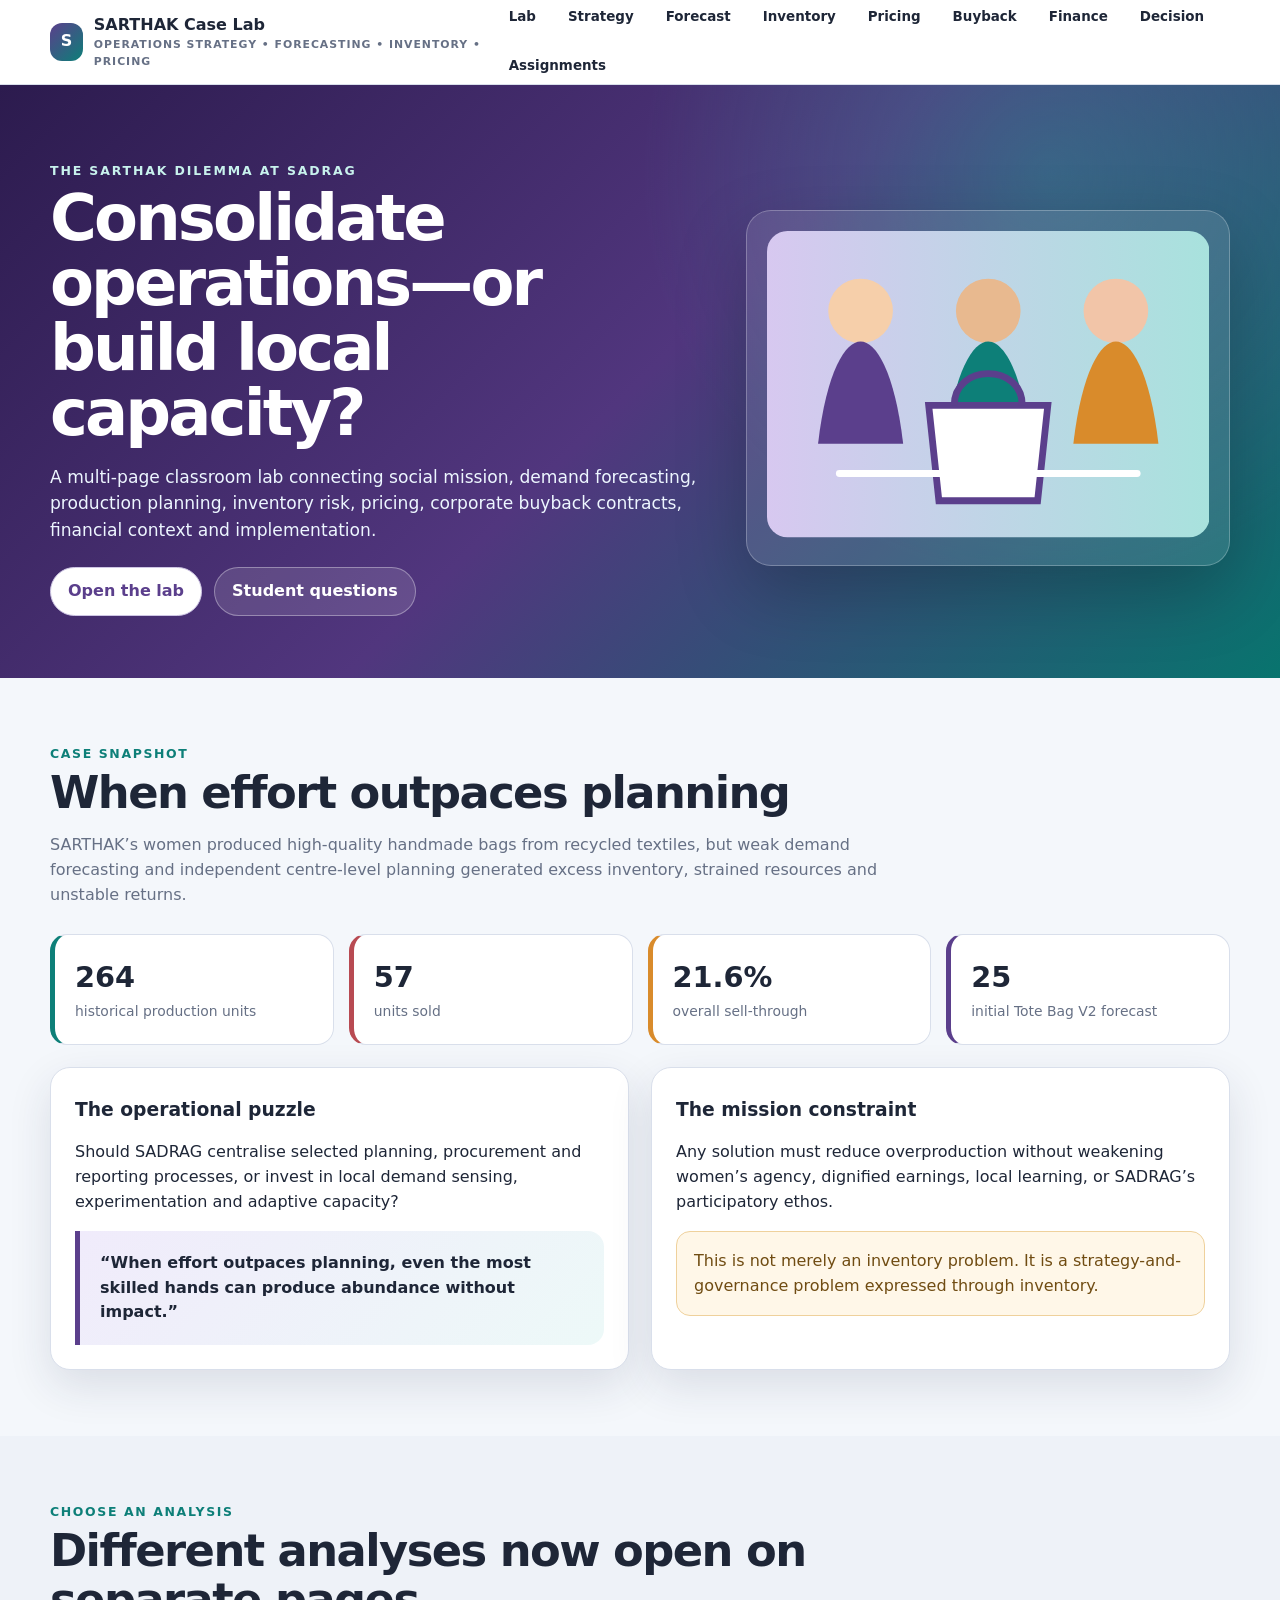
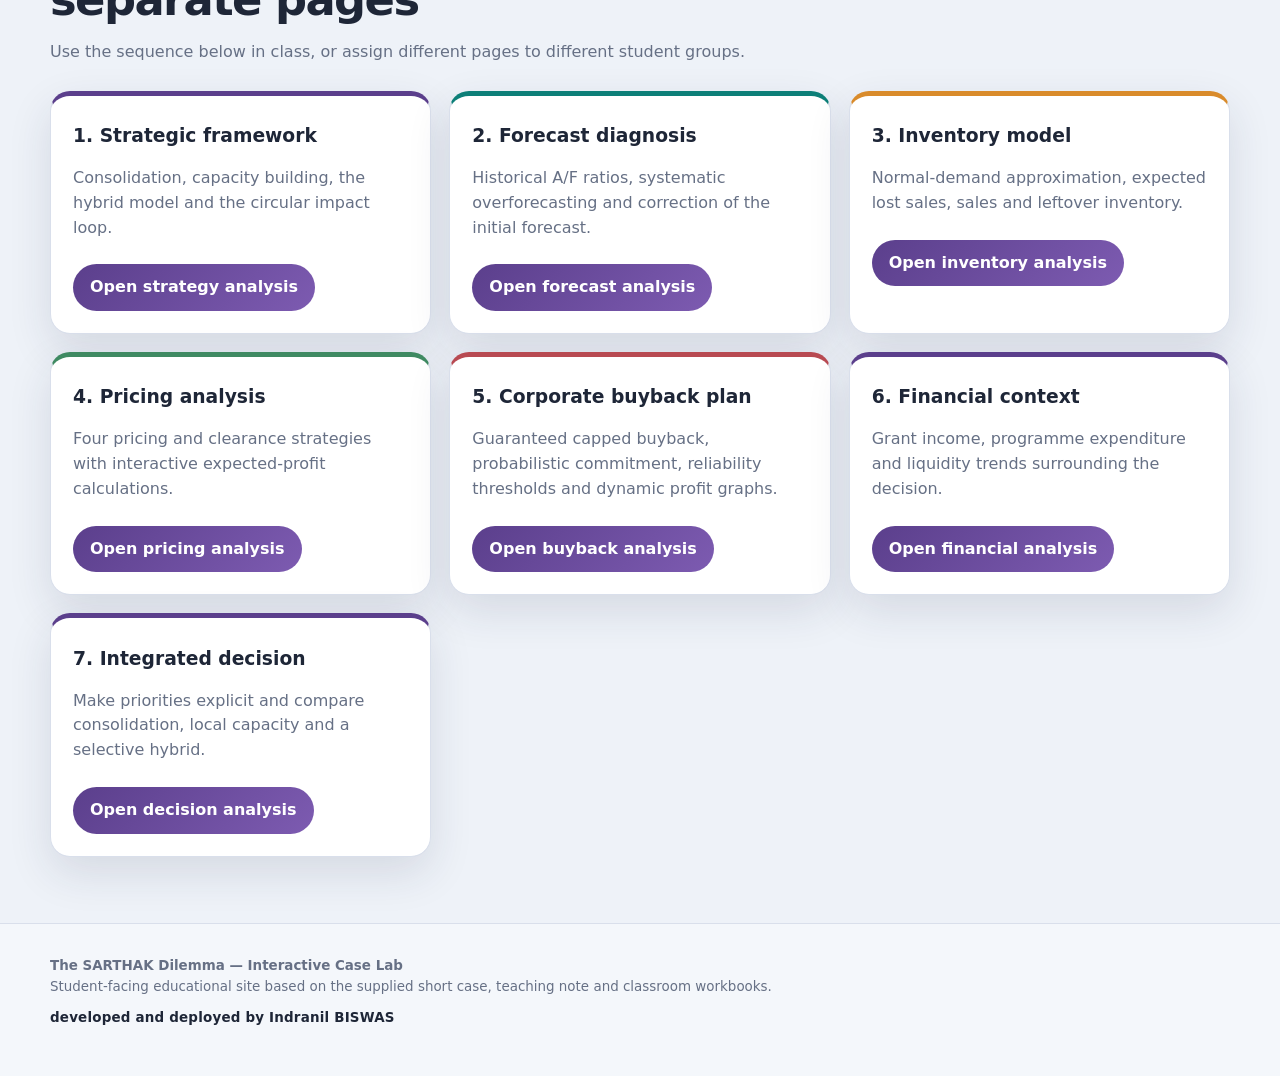
<file: index.html>
<!doctype html><html lang="en"><head><meta charset="utf-8"><meta name="viewport" content="width=device-width,initial-scale=1"><meta name="description" content="Interactive SARTHAK teaching case lab"><title>The SARTHAK Dilemma | Interactive Case Lab</title><link rel="stylesheet" href="assets/styles.css"></head><body><header class="top"><div class="container nav"><a class="brand" href="index.html"><span class="mark">S</span><span>SARTHAK Case Lab<small>Operations strategy • Forecasting • Inventory • Pricing</small></span></a><nav class="links"><a href="index.html#lab">Lab</a><a href="strategy.html">Strategy</a><a href="forecast.html">Forecast</a><a href="inventory.html">Inventory</a><a href="pricing.html">Pricing</a><a href="buyback.html">Buyback</a><a href="finance.html">Finance</a><a href="decision.html">Decision</a><a href="assignments.html">Assignments</a></nav></div></header><div class="hero"><div class="container hero-grid"><div><div class="eyebrow">The SARTHAK dilemma at SADRAG</div><h1>Consolidate operations—or build local capacity?</h1><p>A multi-page classroom lab connecting social mission, demand forecasting, production planning, inventory risk, pricing, corporate buyback contracts, financial context and implementation.</p><div class="actions"><a class="btn alt" href="#lab">Open the lab</a><a class="btn ghost" href="assignments.html">Student questions</a></div></div><div class="hero-art"><svg viewBox="0 0 520 360" role="img" aria-label="Illustration of bags, planning and women's livelihoods"><defs><linearGradient id="g" x1="0" x2="1"><stop stop-color="#d7c8f0"/><stop offset="1" stop-color="#a8e2dd"/></linearGradient></defs><rect width="520" height="360" rx="24" fill="url(#g)"/><circle cx="110" cy="94" r="38" fill="#f6cfaa"/><path d="M60 250c10-85 32-120 50-120s40 35 50 120" fill="#5b3f8c"/><circle cx="260" cy="94" r="38" fill="#e8b98f"/><path d="M210 250c10-85 32-120 50-120s40 35 50 120" fill="#0d7f78"/><circle cx="410" cy="94" r="38" fill="#f2c5a8"/><path d="M360 250c10-85 32-120 50-120s40 35 50 120" fill="#d98b2b"/><path d="M190 205h140l-12 112H202z" fill="#fff" stroke="#5b3f8c" stroke-width="8"/><path d="M220 205c0-50 80-50 80 0" fill="none" stroke="#5b3f8c" stroke-width="8"/><path d="M85 285h350" stroke="#fff" stroke-width="8" stroke-linecap="round"/></svg></div></div></div><main><section><div class="container"><div class="head"><div class="kicker">Case snapshot</div><h2>When effort outpaces planning</h2><p class="lead">SARTHAK’s women produced high-quality handmade bags from recycled textiles, but weak demand forecasting and independent centre-level planning generated excess inventory, strained resources and unstable returns.</p></div><div class="grid4"><div class="metric"><b>264</b><span>historical production units</span></div><div class="metric"><b>57</b><span>units sold</span></div><div class="metric"><b>21.6%</b><span>overall sell-through</span></div><div class="metric"><b>25</b><span>initial Tote Bag V2 forecast</span></div></div><div class="grid2" style="margin-top:22px"><div class="card pad"><h3>The operational puzzle</h3><p>Should SADRAG centralise selected planning, procurement and reporting processes, or invest in local demand sensing, experimentation and adaptive capacity?</p><div class="quote">“When effort outpaces planning, even the most skilled hands can produce abundance without impact.”</div></div><div class="card pad"><h3>The mission constraint</h3><p>Any solution must reduce overproduction without weakening women’s agency, dignified earnings, local learning, or SADRAG’s participatory ethos.</p><div class="callout warn">This is not merely an inventory problem. It is a strategy-and-governance problem expressed through inventory.</div></div></div></div></section><section id="lab" style="background:#eef2f8"><div class="container"><div class="head"><div class="kicker">Choose an analysis</div><h2>Different analyses now open on separate pages</h2><p class="lead">Use the sequence below in class, or assign different pages to different student groups.</p></div><div class="grid3"><article class="card page-card"><h3>1. Strategic framework</h3><p>Consolidation, capacity building, the hybrid model and the circular impact loop.</p><a class="btn" href="strategy.html">Open strategy analysis</a></article><article class="card page-card"><h3>2. Forecast diagnosis</h3><p>Historical A/F ratios, systematic overforecasting and correction of the initial forecast.</p><a class="btn" href="forecast.html">Open forecast analysis</a></article><article class="card page-card"><h3>3. Inventory model</h3><p>Normal-demand approximation, expected lost sales, sales and leftover inventory.</p><a class="btn" href="inventory.html">Open inventory analysis</a></article><article class="card page-card"><h3>4. Pricing analysis</h3><p>Four pricing and clearance strategies with interactive expected-profit calculations.</p><a class="btn" href="pricing.html">Open pricing analysis</a></article><article class="card page-card"><h3>5. Corporate buyback plan</h3><p>Guaranteed capped buyback, probabilistic commitment, reliability thresholds and dynamic profit graphs.</p><a class="btn" href="buyback.html">Open buyback analysis</a></article><article class="card page-card"><h3>6. Financial context</h3><p>Grant income, programme expenditure and liquidity trends surrounding the decision.</p><a class="btn" href="finance.html">Open financial analysis</a></article><article class="card page-card"><h3>7. Integrated decision</h3><p>Make priorities explicit and compare consolidation, local capacity and a selective hybrid.</p><a class="btn" href="decision.html">Open decision analysis</a></article></div></div></section></main><footer class="footer"><div class="container"><b>The SARTHAK Dilemma — Interactive Case Lab</b><br>Student-facing educational site based on the supplied short case, teaching note and classroom workbooks.</div></footer><script src="assets/app.js"></script></body></html>
</file>
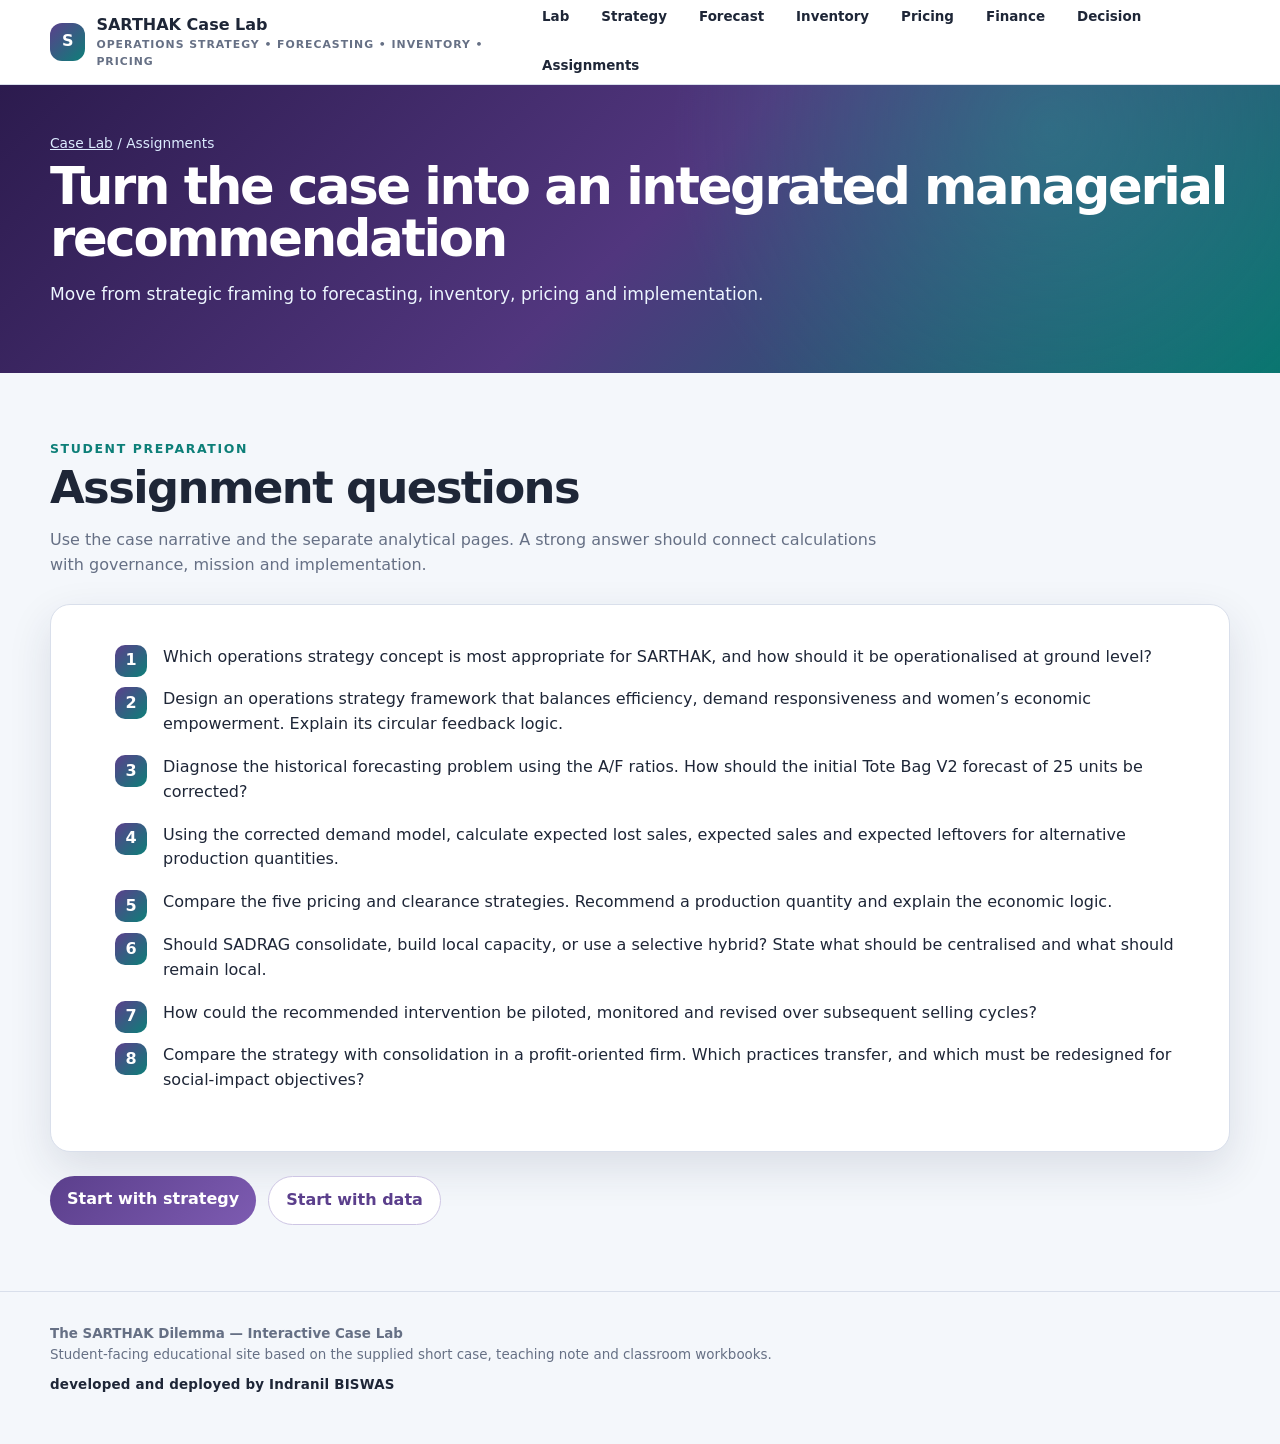
<file: assignments.html>
<!doctype html><html lang="en"><head><meta charset="utf-8"><meta name="viewport" content="width=device-width,initial-scale=1"><title>Assignments | SARTHAK Case Lab</title><link rel="stylesheet" href="assets/styles.css"></head><body><header class="top"><div class="container nav"><a class="brand" href="index.html"><span class="mark">S</span><span>SARTHAK Case Lab<small>Operations strategy • Forecasting • Inventory • Pricing</small></span></a><nav class="links"><a href="index.html#lab">Lab</a><a href="strategy.html">Strategy</a><a href="forecast.html">Forecast</a><a href="inventory.html">Inventory</a><a href="pricing.html">Pricing</a><a href="finance.html">Finance</a><a href="decision.html">Decision</a><a href="assignments.html">Assignments</a></nav></div></header><div class="hero small"><div class="container"><div class="crumb"><a href="index.html#lab">Case Lab</a> / Assignments</div><h1>Turn the case into an integrated managerial recommendation</h1><p>Move from strategic framing to forecasting, inventory, pricing and implementation.</p></div></div><main><section><div class="container"><div class="head"><div class="kicker">Student preparation</div><h2>Assignment questions</h2><p class="lead">Use the case narrative and the separate analytical pages. A strong answer should connect calculations with governance, mission and implementation.</p></div><div class="card pad"><ol class="assignment"><li>Which operations strategy concept is most appropriate for SARTHAK, and how should it be operationalised at ground level?</li><li>Design an operations strategy framework that balances efficiency, demand responsiveness and women’s economic empowerment. Explain its circular feedback logic.</li><li>Diagnose the historical forecasting problem using the A/F ratios. How should the initial Tote Bag V2 forecast of 25 units be corrected?</li><li>Using the corrected demand model, calculate expected lost sales, expected sales and expected leftovers for alternative production quantities.</li><li>Compare the five pricing and clearance strategies. Recommend a production quantity and explain the economic logic.</li><li>Should SADRAG consolidate, build local capacity, or use a selective hybrid? State what should be centralised and what should remain local.</li><li>How could the recommended intervention be piloted, monitored and revised over subsequent selling cycles?</li><li>Compare the strategy with consolidation in a profit-oriented firm. Which practices transfer, and which must be redesigned for social-impact objectives?</li></ol></div><div class="actions"><a class="btn" href="strategy.html">Start with strategy</a><a class="btn alt" href="forecast.html">Start with data</a></div></div></section></main><footer class="footer"><div class="container"><b>The SARTHAK Dilemma — Interactive Case Lab</b><br>Student-facing educational site based on the supplied short case, teaching note and classroom workbooks.</div></footer><script src="assets/app.js"></script></body></html>
</file>
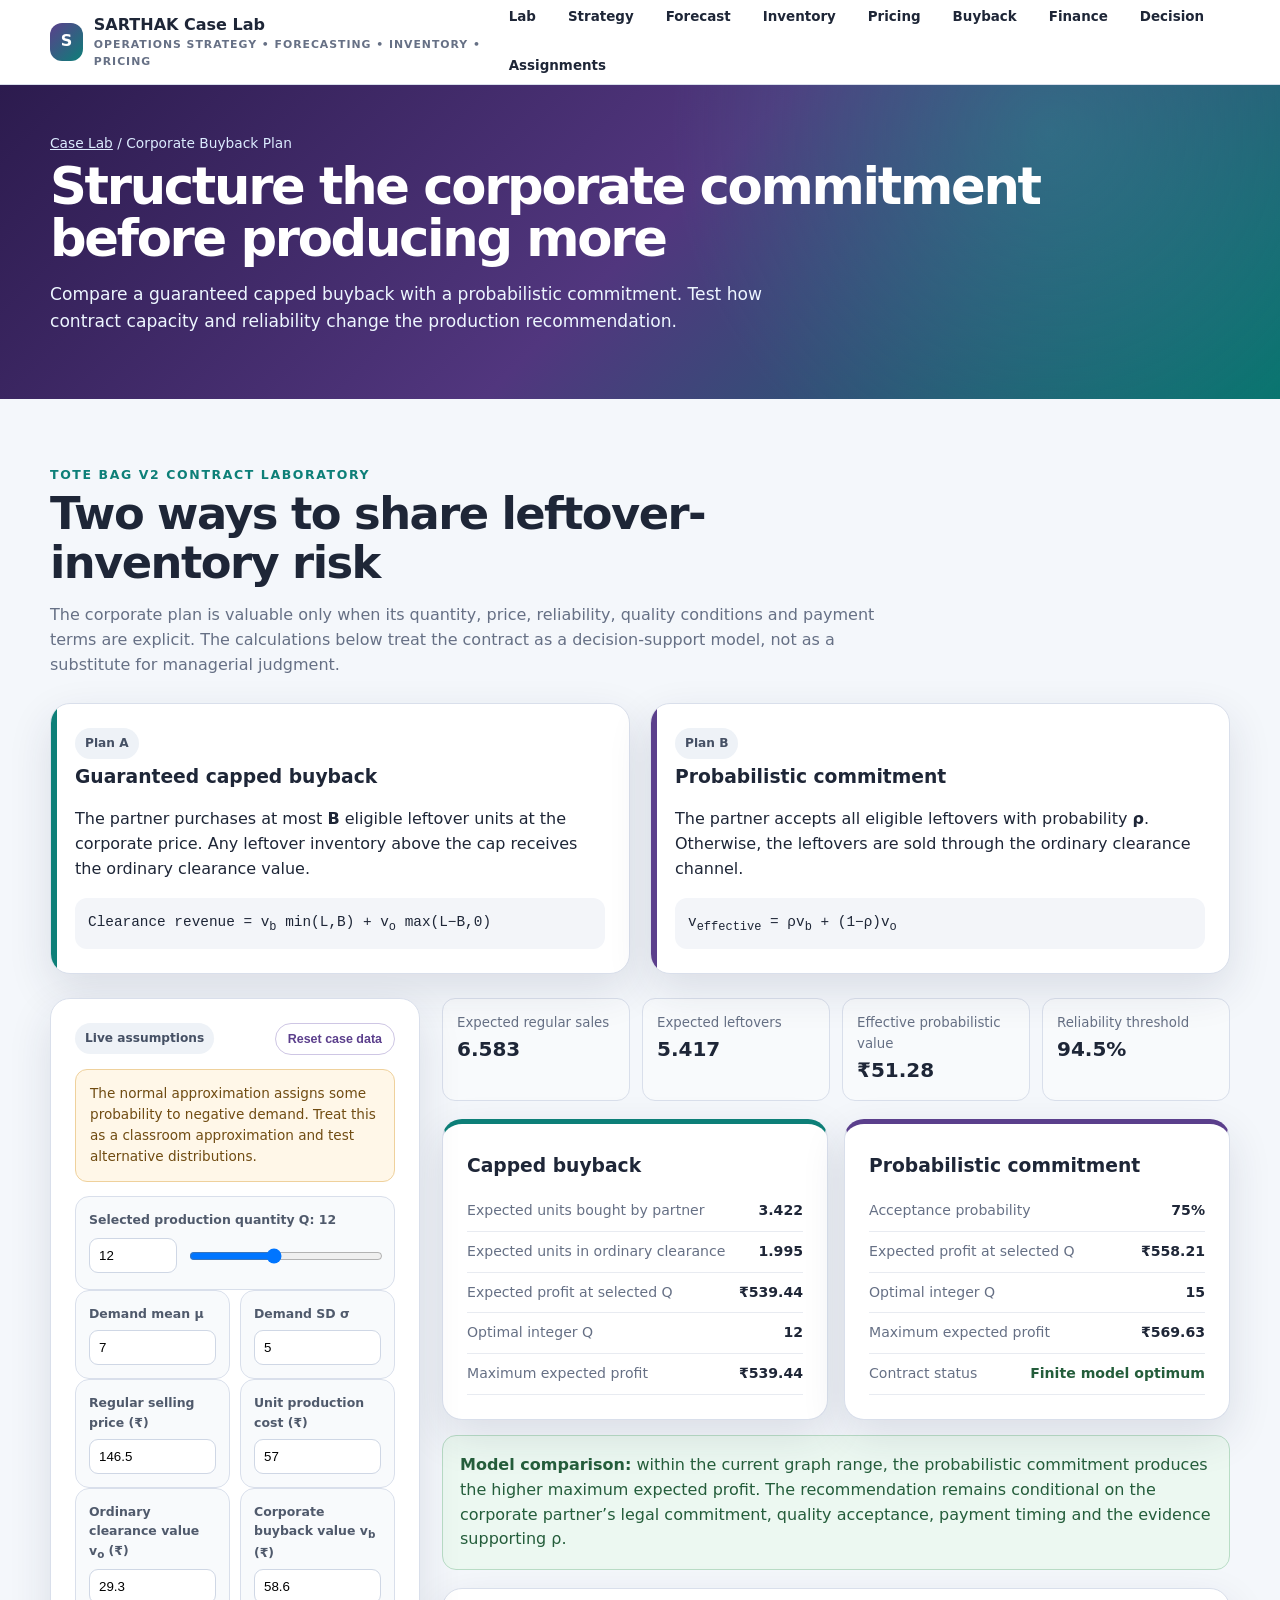
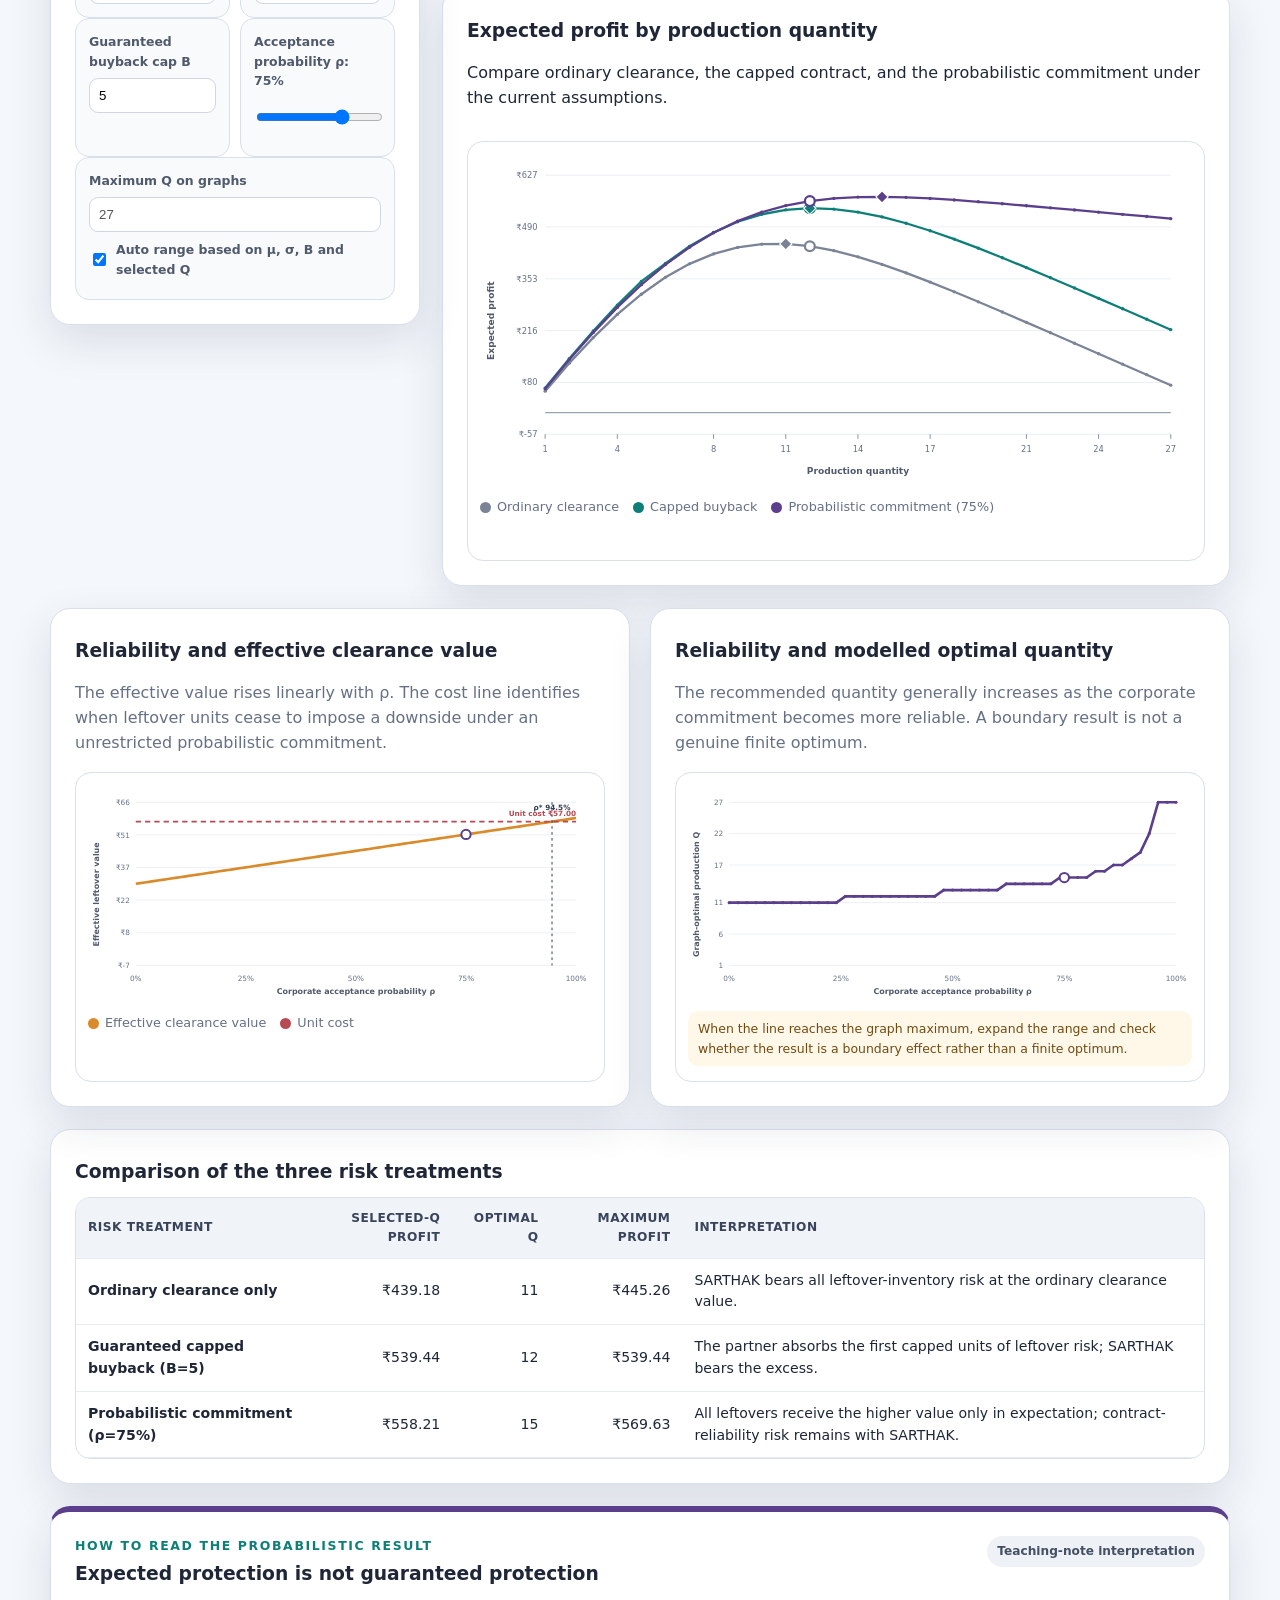
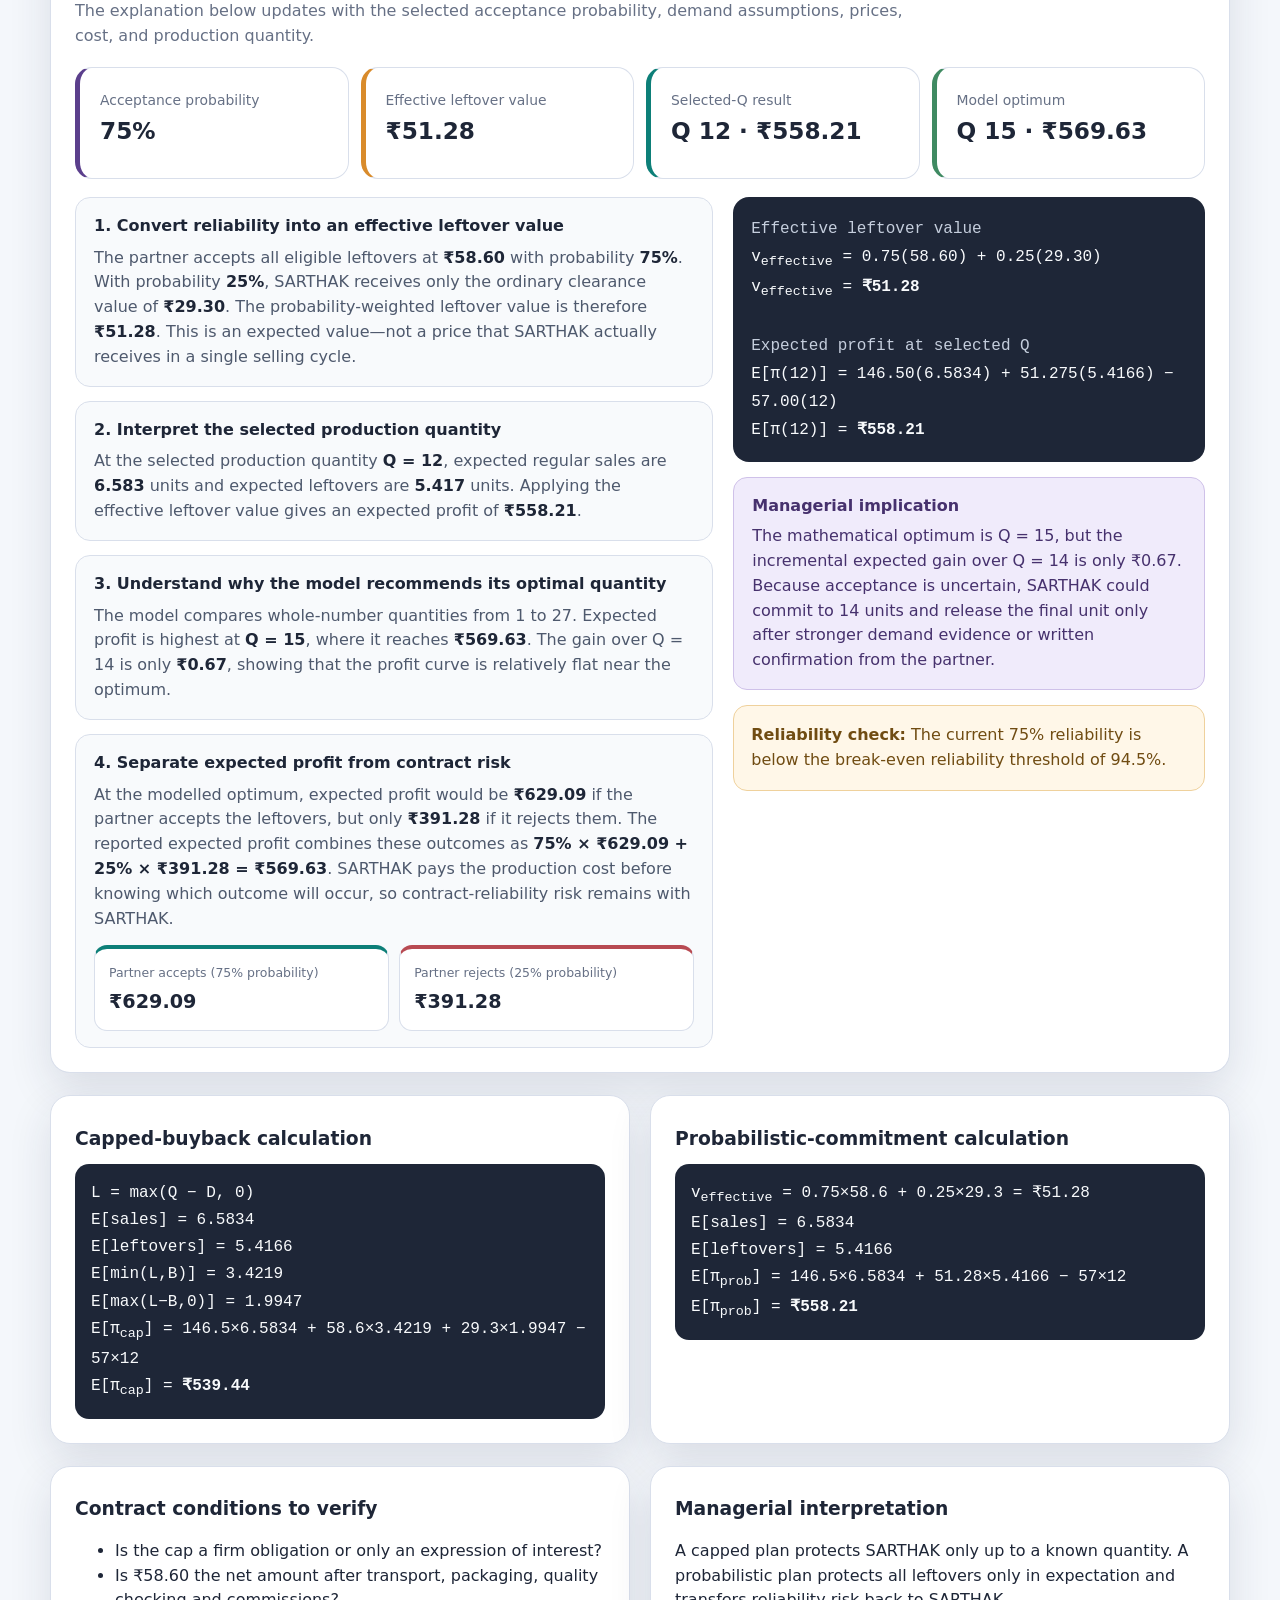
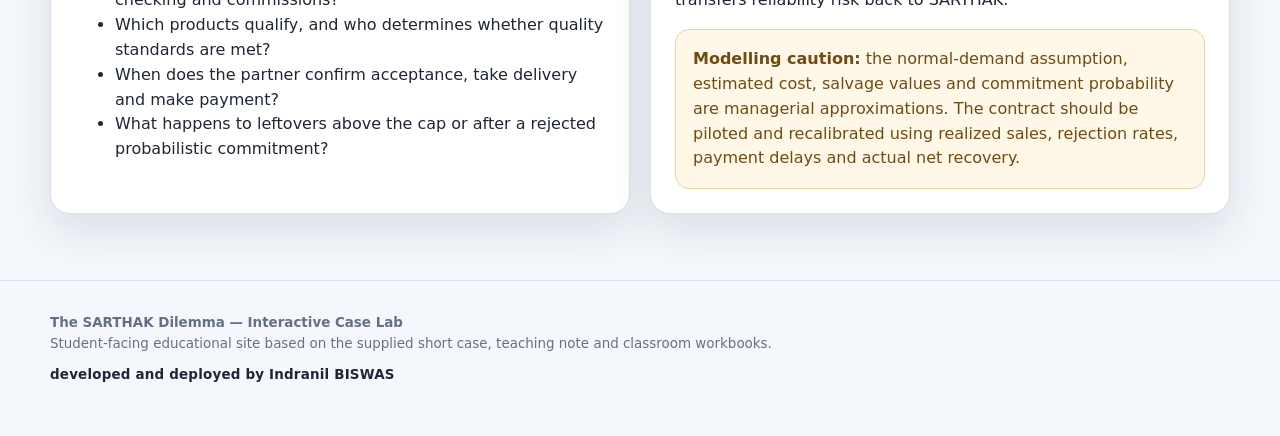
<file: buyback.html>
<!doctype html>
<html lang="en">
<head>
  <meta charset="utf-8">
  <meta name="viewport" content="width=device-width,initial-scale=1">
  <meta name="description" content="Interactive corporate buyback analysis for the SARTHAK Tote Bag V2 case">
  <title>Corporate Buyback Plan | SARTHAK Case Lab</title>
  <link rel="stylesheet" href="assets/styles.css">
  <link rel="stylesheet" href="assets/buyback-lab.css">
  <link rel="stylesheet" href="assets/buyback-explanation.css">
</head>
<body>
  <header class="top">
    <div class="container nav">
      <a class="brand" href="index.html"><span class="mark">S</span><span>SARTHAK Case Lab<small>Operations strategy • Forecasting • Inventory • Pricing</small></span></a>
      <nav class="links"><a href="index.html#lab">Lab</a><a href="strategy.html">Strategy</a><a href="forecast.html">Forecast</a><a href="inventory.html">Inventory</a><a href="pricing.html">Pricing</a><a href="buyback.html">Buyback</a><a href="finance.html">Finance</a><a href="decision.html">Decision</a><a href="assignments.html">Assignments</a></nav>
    </div>
  </header>

  <div class="hero small">
    <div class="container">
      <div class="crumb"><a href="index.html#lab">Case Lab</a> / Corporate Buyback Plan</div>
      <h1>Structure the corporate commitment before producing more</h1>
      <p>Compare a guaranteed capped buyback with a probabilistic commitment. Test how contract capacity and reliability change the production recommendation.</p>
    </div>
  </div>

  <main>
    <section>
      <div class="container">
        <div class="head">
          <div class="kicker">Tote Bag V2 contract laboratory</div>
          <h2>Two ways to share leftover-inventory risk</h2>
          <p class="lead">The corporate plan is valuable only when its quantity, price, reliability, quality conditions and payment terms are explicit. The calculations below treat the contract as a decision-support model, not as a substitute for managerial judgment.</p>
        </div>

        <div class="contract-cards">
          <article class="card pad contract-card capped">
            <span class="badge">Plan A</span>
            <h3>Guaranteed capped buyback</h3>
            <p>The partner purchases at most <b>B</b> eligible leftover units at the corporate price. Any leftover inventory above the cap receives the ordinary clearance value.</p>
            <div class="mini-formula">Clearance revenue = v<sub>b</sub> min(L,B) + v<sub>o</sub> max(L−B,0)</div>
          </article>
          <article class="card pad contract-card probabilistic">
            <span class="badge">Plan B</span>
            <h3>Probabilistic commitment</h3>
            <p>The partner accepts all eligible leftovers with probability <b>ρ</b>. Otherwise, the leftovers are sold through the ordinary clearance channel.</p>
            <div class="mini-formula">v<sub>effective</sub> = ρv<sub>b</sub> + (1−ρ)v<sub>o</sub></div>
          </article>
        </div>

        <div class="buyback-layout">
          <aside class="card pad buyback-panel">
            <div class="panel-head">
              <span class="badge">Live assumptions</span>
              <button class="btn alt small" id="bbReset" type="button">Reset case data</button>
            </div>

            <div id="bbValidation" class="bb-alert" hidden></div>

            <div class="control">
              <label for="bbQ">Selected production quantity Q: <b id="bbQValue">12</b></label>
              <div class="quantity-row">
                <input id="bbQ" type="number" min="1" max="200" step="1" value="12">
                <input id="bbQRange" type="range" min="1" max="27" step="1" value="12">
              </div>
            </div>

            <div class="input-pair">
              <div class="control">
                <label for="bbMu">Demand mean μ</label>
                <input id="bbMu" type="number" min="0" step="0.1" value="7">
              </div>
              <div class="control">
                <label for="bbSigma">Demand SD σ</label>
                <input id="bbSigma" type="number" min="0.01" step="0.1" value="5">
              </div>
            </div>

            <div class="input-pair">
              <div class="control">
                <label for="bbPrice">Regular selling price (₹)</label>
                <input id="bbPrice" type="number" min="0" step="0.01" value="146.5">
              </div>
              <div class="control">
                <label for="bbCost">Unit production cost (₹)</label>
                <input id="bbCost" type="number" min="0" step="0.01" value="57">
              </div>
            </div>

            <div class="input-pair">
              <div class="control">
                <label for="bbOrdinary">Ordinary clearance value v<sub>o</sub> (₹)</label>
                <input id="bbOrdinary" type="number" min="0" step="0.01" value="29.3">
              </div>
              <div class="control">
                <label for="bbCorporate">Corporate buyback value v<sub>b</sub> (₹)</label>
                <input id="bbCorporate" type="number" min="0" step="0.01" value="58.6">
              </div>
            </div>

            <div class="input-pair">
              <div class="control">
                <label for="bbCap">Guaranteed buyback cap B</label>
                <input id="bbCap" type="number" min="0" max="200" step="1" value="5">
              </div>
              <div class="control">
                <label for="bbRho">Acceptance probability ρ: <b id="bbRhoValue">75%</b></label>
                <input id="bbRho" type="range" min="0" max="100" step="1" value="75">
              </div>
            </div>

            <div class="control">
              <label for="bbMaxQ">Maximum Q on graphs</label>
              <input id="bbMaxQ" type="number" min="5" max="200" step="1" value="27" disabled>
              <label class="toggle-row" for="bbAutoRange"><input id="bbAutoRange" type="checkbox" checked> Auto range based on μ, σ, B and selected Q</label>
            </div>
          </aside>

          <div class="buyback-results">
            <div class="kpis">
              <div class="kpi"><small>Expected regular sales</small><b id="bbSales">—</b></div>
              <div class="kpi"><small>Expected leftovers</small><b id="bbLeftovers">—</b></div>
              <div class="kpi"><small>Effective probabilistic value</small><b id="bbEffective">—</b></div>
              <div class="kpi"><small>Reliability threshold</small><b id="bbThreshold">—</b></div>
            </div>

            <div class="comparison-grid">
              <article class="card pad plan-result capped">
                <h3>Capped buyback</h3>
                <div class="result-line"><span>Expected units bought by partner</span><b id="bbCovered">—</b></div>
                <div class="result-line"><span>Expected units in ordinary clearance</span><b id="bbOverflow">—</b></div>
                <div class="result-line"><span>Expected profit at selected Q</span><b id="bbCapSelectedProfit">—</b></div>
                <div class="result-line"><span>Optimal integer Q</span><b id="bbCapOptimalQ">—</b></div>
                <div class="result-line"><span>Maximum expected profit</span><b id="bbCapOptimalProfit">—</b></div>
              </article>
              <article class="card pad plan-result probabilistic">
                <h3>Probabilistic commitment</h3>
                <div class="result-line"><span>Acceptance probability</span><b id="bbProbRho">—</b></div>
                <div class="result-line"><span>Expected profit at selected Q</span><b id="bbProbSelectedProfit">—</b></div>
                <div class="result-line"><span>Optimal integer Q</span><b id="bbProbOptimalQ">—</b></div>
                <div class="result-line"><span>Maximum expected profit</span><b id="bbProbOptimalProfit">—</b></div>
                <div class="result-line"><span>Contract status</span><b id="bbProbStatus">—</b></div>
              </article>
            </div>

            <div id="bbRecommendation" class="callout"></div>

            <div class="card pad chart-card">
              <div class="chart-heading">
                <div>
                  <h3>Expected profit by production quantity</h3>
                  <p>Compare ordinary clearance, the capped contract, and the probabilistic commitment under the current assumptions.</p>
                </div>
              </div>
              <div id="bbProfitChart" class="chart buyback-chart"></div>
            </div>
          </div>
        </div>

        <div class="sensitivity-grid">
          <div class="card pad">
            <h3>Reliability and effective clearance value</h3>
            <p class="lead">The effective value rises linearly with ρ. The cost line identifies when leftover units cease to impose a downside under an unrestricted probabilistic commitment.</p>
            <div id="bbValueSensitivity" class="chart sensitivity-chart"></div>
          </div>
          <div class="card pad">
            <h3>Reliability and modelled optimal quantity</h3>
            <p class="lead">The recommended quantity generally increases as the corporate commitment becomes more reliable. A boundary result is not a genuine finite optimum.</p>
            <div id="bbQuantitySensitivity" class="chart sensitivity-chart"></div>
          </div>
        </div>

        <div class="card pad comparison-table-card">
          <h3>Comparison of the three risk treatments</h3>
          <div class="tablewrap">
            <table>
              <thead>
                <tr><th>Risk treatment</th><th class="r">Selected-Q profit</th><th class="r">Optimal Q</th><th class="r">Maximum profit</th><th>Interpretation</th></tr>
              </thead>
              <tbody id="bbComparisonBody"></tbody>
            </table>
          </div>
        </div>

        <div id="probExplanation" class="card pad prob-explanation" hidden>
          <div class="prob-explanation-head">
            <div>
              <div class="kicker">How to read the probabilistic result</div>
              <h3>Expected protection is not guaranteed protection</h3>
              <p>The explanation below updates with the selected acceptance probability, demand assumptions, prices, cost, and production quantity.</p>
            </div>
            <span class="badge">Teaching-note interpretation</span>
          </div>

          <div class="prob-summary">
            <div class="metric"><span>Acceptance probability</span><b id="probRhoSummary">—</b></div>
            <div class="metric"><span>Effective leftover value</span><b id="probEffectiveSummary">—</b></div>
            <div class="metric"><span>Selected-Q result</span><b id="probSelectedSummary">—</b></div>
            <div class="metric"><span>Model optimum</span><b id="probOptimalSummary">—</b></div>
          </div>

          <div class="prob-explanation-grid">
            <div class="prob-narrative">
              <div class="prob-step">
                <h4>1. Convert reliability into an effective leftover value</h4>
                <p id="probExpectedValueText"></p>
              </div>
              <div class="prob-step">
                <h4>2. Interpret the selected production quantity</h4>
                <p id="probSelectedText"></p>
              </div>
              <div class="prob-step">
                <h4>3. Understand why the model recommends its optimal quantity</h4>
                <p id="probOptimalText"></p>
              </div>
              <div class="prob-step">
                <h4>4. Separate expected profit from contract risk</h4>
                <p id="probRiskText"></p>
                <div class="prob-outcomes">
                  <div class="prob-outcome accepted"><span id="probAcceptedLabel">Partner accepts</span><b id="probAcceptedProfit">—</b></div>
                  <div class="prob-outcome rejected"><span id="probRejectedLabel">Partner rejects</span><b id="probRejectedProfit">—</b></div>
                </div>
              </div>
            </div>

            <div>
              <div id="probFormulaBox" class="prob-formula-box"></div>
              <div id="probManagerialNote" class="prob-managerial-note"></div>
              <div class="callout warn"><b>Reliability check:</b> <span id="probThresholdText"></span></div>
            </div>
          </div>
        </div>

        <div class="formula-grid">
          <div class="card pad">
            <h3>Capped-buyback calculation</h3>
            <div class="formula explainer" id="bbCapFormula"></div>
          </div>
          <div class="card pad">
            <h3>Probabilistic-commitment calculation</h3>
            <div class="formula explainer" id="bbProbFormula"></div>
          </div>
        </div>

        <div class="contract-checklist">
          <div class="card pad">
            <h3>Contract conditions to verify</h3>
            <ul>
              <li>Is the cap a firm obligation or only an expression of interest?</li>
              <li>Is ₹58.60 the net amount after transport, packaging, quality checking and commissions?</li>
              <li>Which products qualify, and who determines whether quality standards are met?</li>
              <li>When does the partner confirm acceptance, take delivery and make payment?</li>
              <li>What happens to leftovers above the cap or after a rejected probabilistic commitment?</li>
            </ul>
          </div>
          <div class="card pad">
            <h3>Managerial interpretation</h3>
            <p>A capped plan protects SARTHAK only up to a known quantity. A probabilistic plan protects all leftovers only in expectation and transfers reliability risk back to SARTHAK.</p>
            <div class="callout warn"><b>Modelling caution:</b> the normal-demand assumption, estimated cost, salvage values and commitment probability are managerial approximations. The contract should be piloted and recalibrated using realized sales, rejection rates, payment delays and actual net recovery.</div>
          </div>
        </div>
      </div>
    </section>
  </main>

  <footer class="footer"><div class="container"><b>The SARTHAK Dilemma — Interactive Case Lab</b><br>Student-facing educational site based on the supplied short case, teaching note and classroom workbooks.</div></footer>
  <script src="assets/buyback-lab.js"></script>
  <script src="assets/buyback-explanation.js"></script>
</body>
</html>
</file>
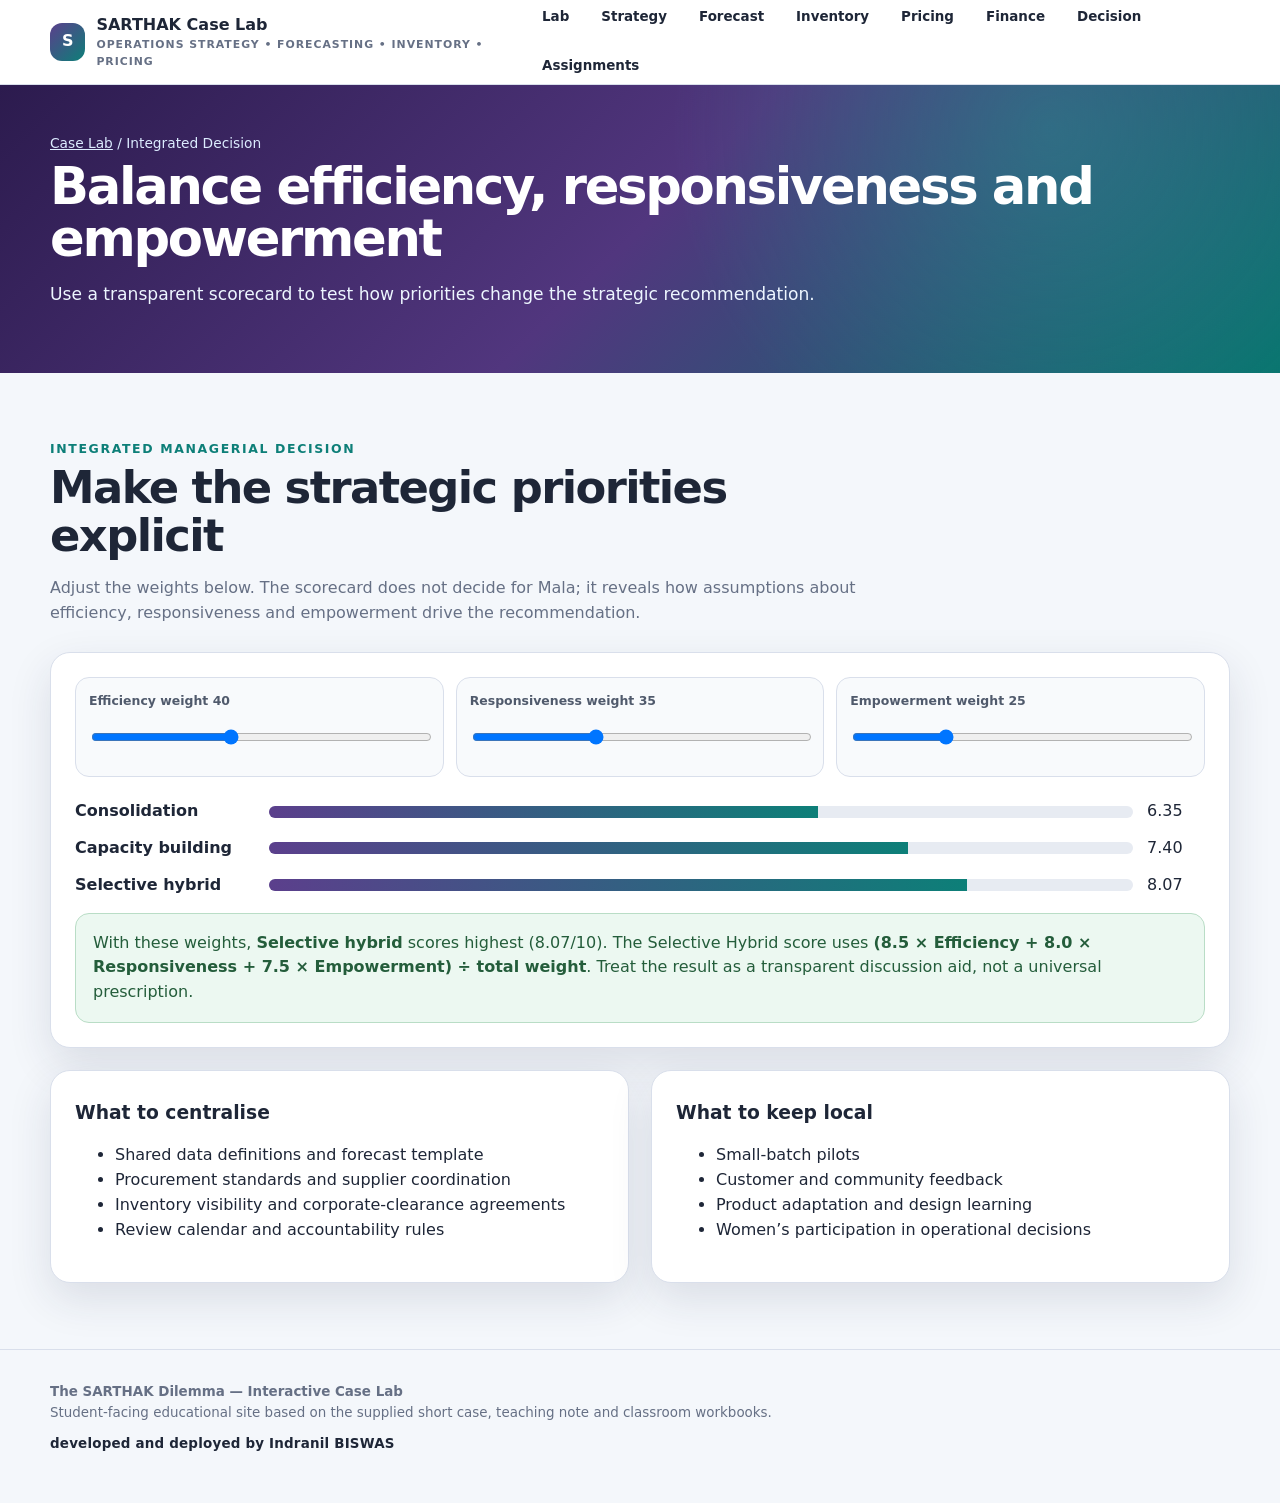
<file: decision.html>
<!doctype html><html lang="en"><head><meta charset="utf-8"><meta name="viewport" content="width=device-width,initial-scale=1"><title>Integrated Decision | SARTHAK Case Lab</title><link rel="stylesheet" href="assets/styles.css"></head><body><header class="top"><div class="container nav"><a class="brand" href="index.html"><span class="mark">S</span><span>SARTHAK Case Lab<small>Operations strategy • Forecasting • Inventory • Pricing</small></span></a><nav class="links"><a href="index.html#lab">Lab</a><a href="strategy.html">Strategy</a><a href="forecast.html">Forecast</a><a href="inventory.html">Inventory</a><a href="pricing.html">Pricing</a><a href="finance.html">Finance</a><a href="decision.html">Decision</a><a href="assignments.html">Assignments</a></nav></div></header><div class="hero small"><div class="container"><div class="crumb"><a href="index.html#lab">Case Lab</a> / Integrated Decision</div><h1>Balance efficiency, responsiveness and empowerment</h1><p>Use a transparent scorecard to test how priorities change the strategic recommendation.</p></div></div><main><section><div class="container"><div class="head"><div class="kicker">Integrated managerial decision</div><h2>Make the strategic priorities explicit</h2><p class="lead">Adjust the weights below. The scorecard does not decide for Mala; it reveals how assumptions about efficiency, responsiveness and empowerment drive the recommendation.</p></div><div class="card pad"><div class="controls" style="grid-template-columns:repeat(3,1fr)"><div class="control"><label>Efficiency weight <span id="ve">40</span></label><input id="wEfficiency" type="range" min="0" max="100" value="40"></div><div class="control"><label>Responsiveness weight <span id="vr">35</span></label><input id="wResponsiveness" type="range" min="0" max="100" value="35"></div><div class="control"><label>Empowerment weight <span id="vm">25</span></label><input id="wEmpowerment" type="range" min="0" max="100" value="25"></div></div><div style="margin-top:22px"><div class="score-row"><b>Consolidation</b><div class="track"><div class="fill" id="fill-consolidation"></div></div><span id="score-consolidation"></span></div><div class="score-row"><b>Capacity building</b><div class="track"><div class="fill" id="fill-capacity"></div></div><span id="score-capacity"></span></div><div class="score-row"><b>Selective hybrid</b><div class="track"><div class="fill" id="fill-hybrid"></div></div><span id="score-hybrid"></span></div></div><div id="decisionText" class="callout"></div></div><div class="grid2" style="margin-top:22px"><div class="card pad"><h3>What to centralise</h3><ul><li>Shared data definitions and forecast template</li><li>Procurement standards and supplier coordination</li><li>Inventory visibility and corporate-clearance agreements</li><li>Review calendar and accountability rules</li></ul></div><div class="card pad"><h3>What to keep local</h3><ul><li>Small-batch pilots</li><li>Customer and community feedback</li><li>Product adaptation and design learning</li><li>Women’s participation in operational decisions</li></ul></div></div></div></section></main><footer class="footer"><div class="container"><b>The SARTHAK Dilemma — Interactive Case Lab</b><br>Student-facing educational site based on the supplied short case, teaching note and classroom workbooks.</div></footer><script src="assets/app.js"></script><script src="assets/decision-score.js"></script></body></html>
</file>
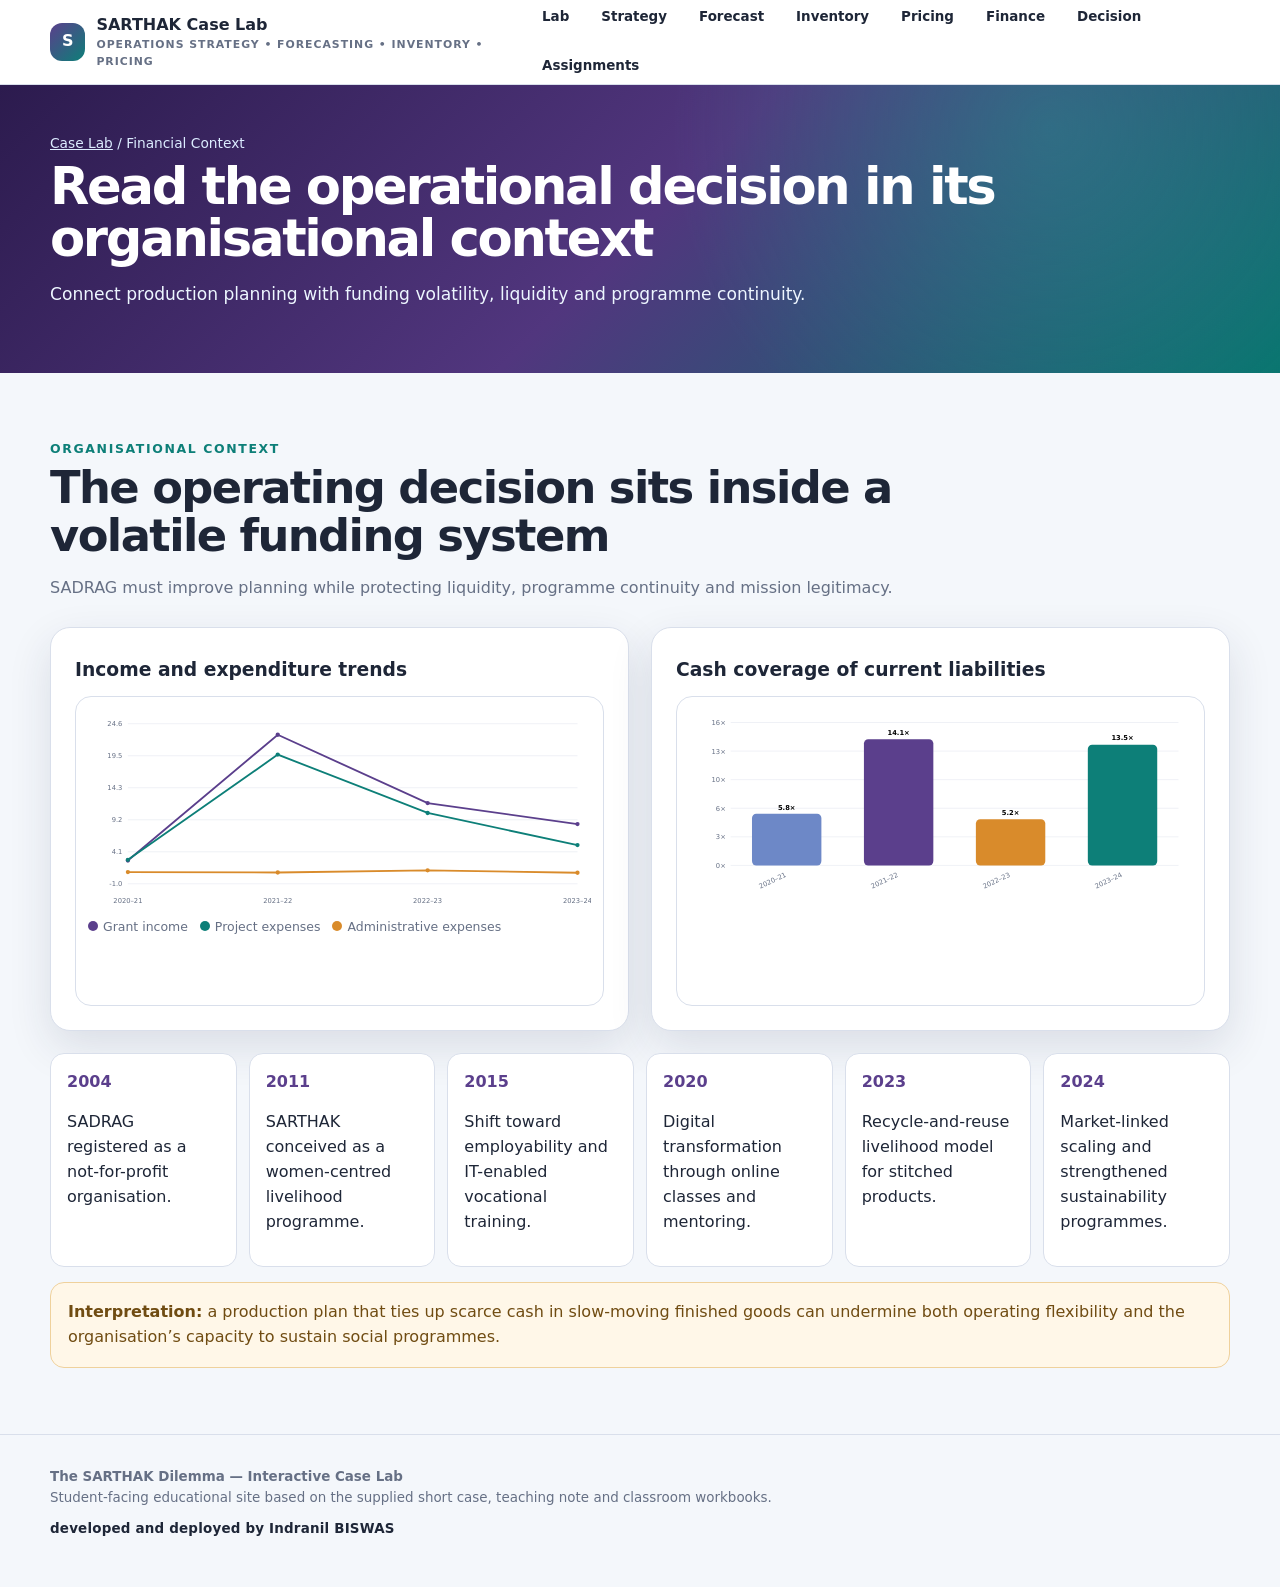
<file: finance.html>
<!doctype html><html lang="en"><head><meta charset="utf-8"><meta name="viewport" content="width=device-width,initial-scale=1"><title>Financial Context | SARTHAK Case Lab</title><link rel="stylesheet" href="assets/styles.css"></head><body><header class="top"><div class="container nav"><a class="brand" href="index.html"><span class="mark">S</span><span>SARTHAK Case Lab<small>Operations strategy • Forecasting • Inventory • Pricing</small></span></a><nav class="links"><a href="index.html#lab">Lab</a><a href="strategy.html">Strategy</a><a href="forecast.html">Forecast</a><a href="inventory.html">Inventory</a><a href="pricing.html">Pricing</a><a href="finance.html">Finance</a><a href="decision.html">Decision</a><a href="assignments.html">Assignments</a></nav></div></header><div class="hero small"><div class="container"><div class="crumb"><a href="index.html#lab">Case Lab</a> / Financial Context</div><h1>Read the operational decision in its organisational context</h1><p>Connect production planning with funding volatility, liquidity and programme continuity.</p></div></div><main><section><div class="container"><div class="head"><div class="kicker">Organisational context</div><h2>The operating decision sits inside a volatile funding system</h2><p class="lead">SADRAG must improve planning while protecting liquidity, programme continuity and mission legitimacy.</p></div><div class="grid2"><div class="card pad"><h3>Income and expenditure trends</h3><div id="financialChart" class="chart"></div></div><div class="card pad"><h3>Cash coverage of current liabilities</h3><div id="liquidityChart" class="chart"></div></div></div><div class="timeline" style="margin-top:22px"><article><b>2004</b><p>SADRAG registered as a not-for-profit organisation.</p></article><article><b>2011</b><p>SARTHAK conceived as a women-centred livelihood programme.</p></article><article><b>2015</b><p>Shift toward employability and IT-enabled vocational training.</p></article><article><b>2020</b><p>Digital transformation through online classes and mentoring.</p></article><article><b>2023</b><p>Recycle-and-reuse livelihood model for stitched products.</p></article><article><b>2024</b><p>Market-linked scaling and strengthened sustainability programmes.</p></article></div><div class="callout warn"><b>Interpretation:</b> a production plan that ties up scarce cash in slow-moving finished goods can undermine both operating flexibility and the organisation’s capacity to sustain social programmes.</div></div></section></main><footer class="footer"><div class="container"><b>The SARTHAK Dilemma — Interactive Case Lab</b><br>Student-facing educational site based on the supplied short case, teaching note and classroom workbooks.</div></footer><script src="assets/app.js"></script></body></html>
</file>
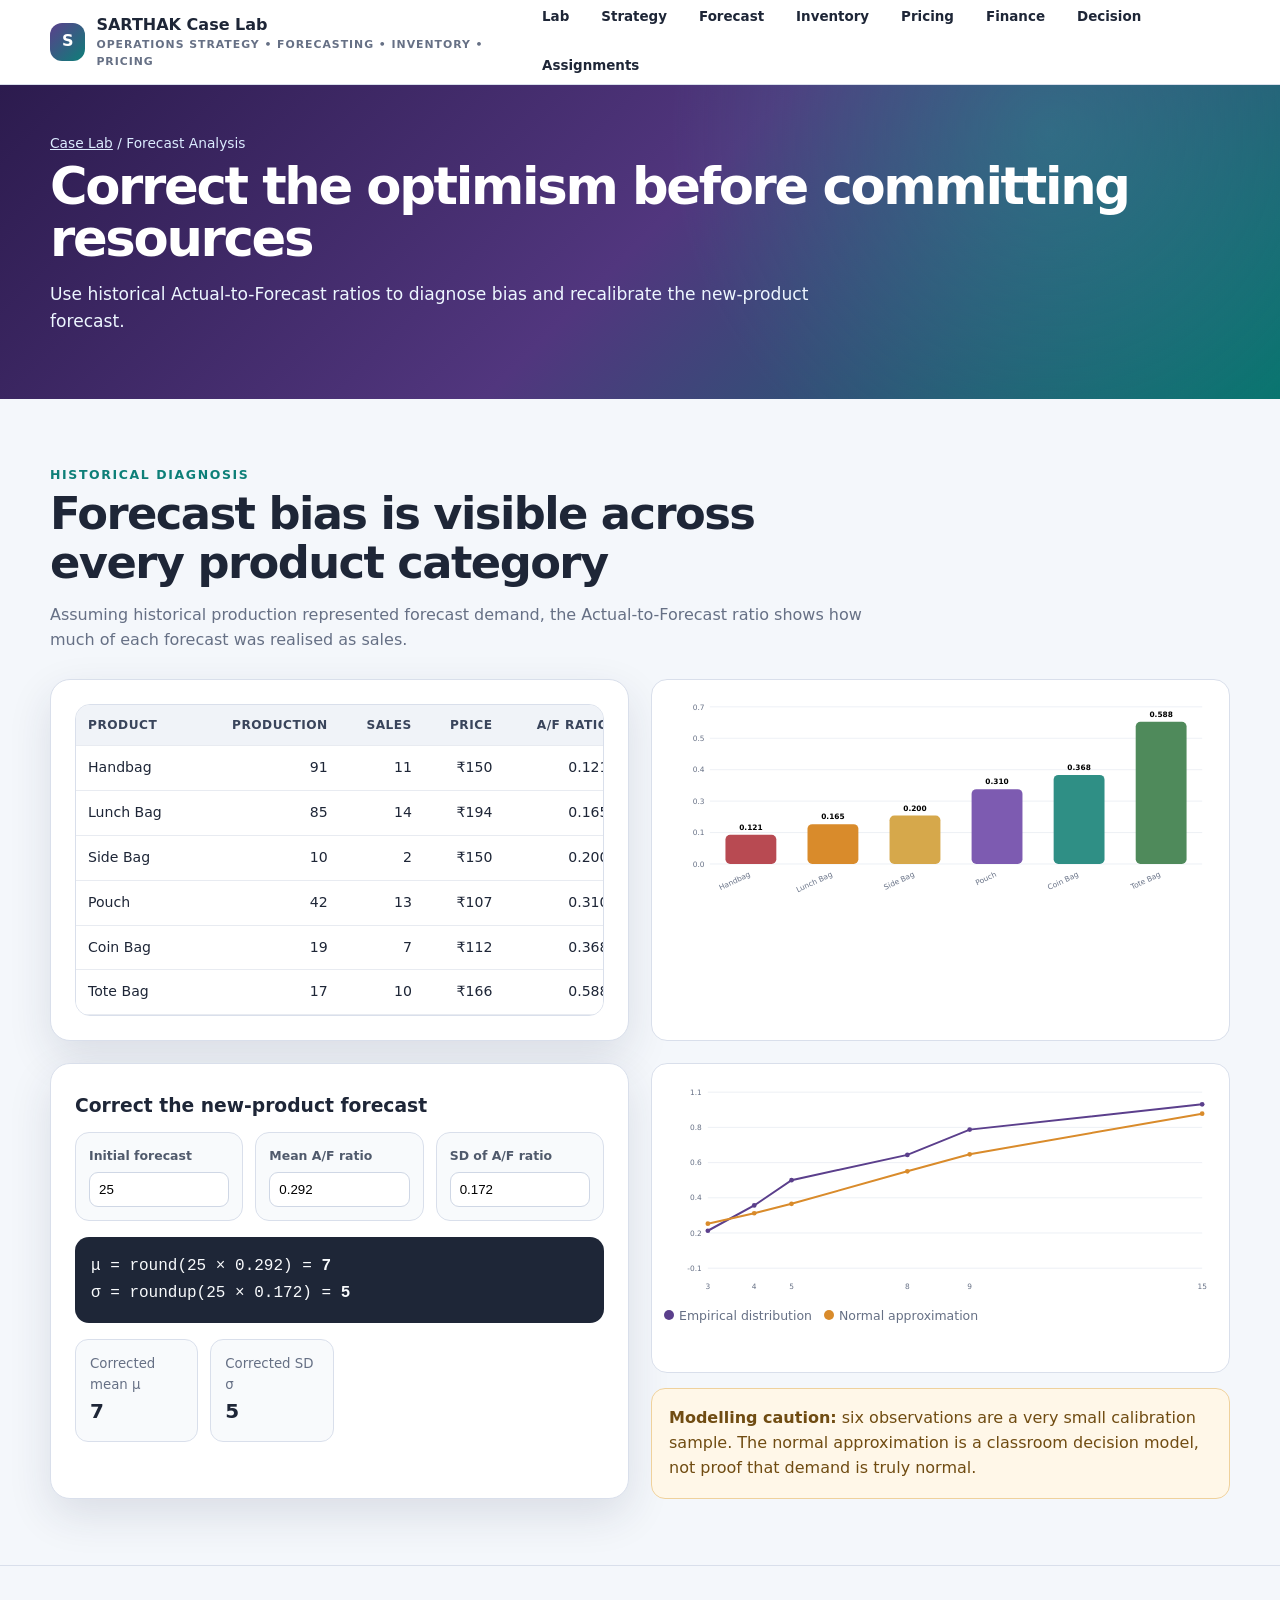
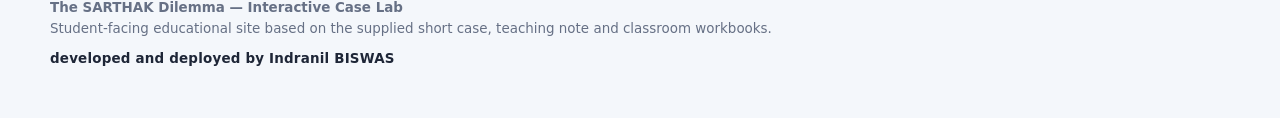
<file: forecast.html>
<!doctype html><html lang="en"><head><meta charset="utf-8"><meta name="viewport" content="width=device-width,initial-scale=1"><title>Forecast Analysis | SARTHAK Case Lab</title><link rel="stylesheet" href="assets/styles.css"></head><body><header class="top"><div class="container nav"><a class="brand" href="index.html"><span class="mark">S</span><span>SARTHAK Case Lab<small>Operations strategy • Forecasting • Inventory • Pricing</small></span></a><nav class="links"><a href="index.html#lab">Lab</a><a href="strategy.html">Strategy</a><a href="forecast.html">Forecast</a><a href="inventory.html">Inventory</a><a href="pricing.html">Pricing</a><a href="finance.html">Finance</a><a href="decision.html">Decision</a><a href="assignments.html">Assignments</a></nav></div></header><div class="hero small"><div class="container"><div class="crumb"><a href="index.html#lab">Case Lab</a> / Forecast Analysis</div><h1>Correct the optimism before committing resources</h1><p>Use historical Actual-to-Forecast ratios to diagnose bias and recalibrate the new-product forecast.</p></div></div><main><section><div class="container"><div class="head"><div class="kicker">Historical diagnosis</div><h2>Forecast bias is visible across every product category</h2><p class="lead">Assuming historical production represented forecast demand, the Actual-to-Forecast ratio shows how much of each forecast was realised as sales.</p></div><div class="grid2"><div class="card pad"><div class="tablewrap"><table><thead><tr><th>Product</th><th class="r">Production</th><th class="r">Sales</th><th class="r">Price</th><th class="r">A/F ratio</th><th class="r">Percentile</th></tr></thead><tbody id="summaryBody"></tbody></table></div></div><div id="afChart" class="chart"></div></div><div class="grid2" style="margin-top:22px"><div class="card pad"><h3>Correct the new-product forecast</h3><div class="controls" style="grid-template-columns:repeat(3,1fr)"><div class="control"><label>Initial forecast</label><input id="forecast" type="number" value="25"></div><div class="control"><label>Mean A/F ratio</label><input id="meanAF" type="number" step="0.001" value="0.292"></div><div class="control"><label>SD of A/F ratio</label><input id="sdAF" type="number" step="0.001" value="0.172"></div></div><div class="formula" id="forecastFormula" style="margin-top:16px"></div><div class="kpis" style="margin-top:16px"><div class="kpi"><small>Corrected mean μ</small><b id="mu"></b></div><div class="kpi"><small>Corrected SD σ</small><b id="sigma"></b></div></div></div><div><div id="cdfChart" class="chart"></div><div class="callout warn"><b>Modelling caution:</b> six observations are a very small calibration sample. The normal approximation is a classroom decision model, not proof that demand is truly normal.</div></div></div></div></section></main><footer class="footer"><div class="container"><b>The SARTHAK Dilemma — Interactive Case Lab</b><br>Student-facing educational site based on the supplied short case, teaching note and classroom workbooks.</div></footer><script src="assets/app.js"></script></body></html>
</file>
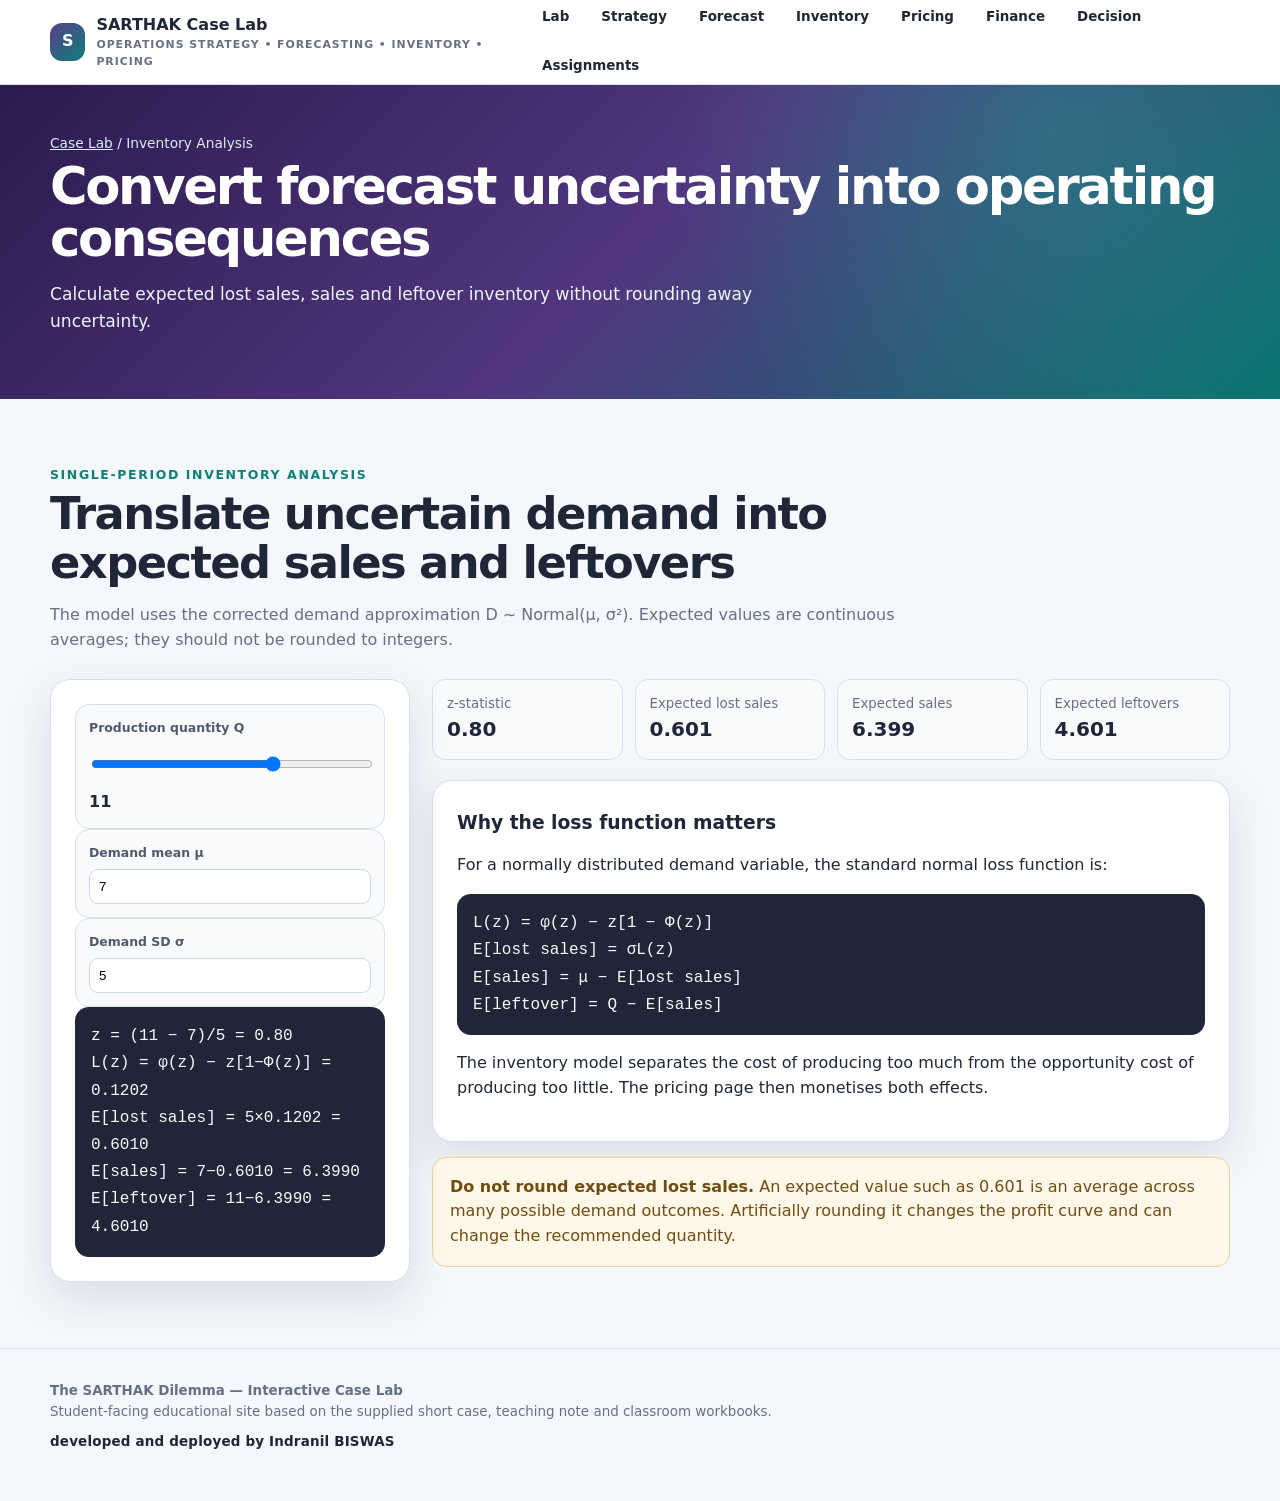
<file: inventory.html>
<!doctype html><html lang="en"><head><meta charset="utf-8"><meta name="viewport" content="width=device-width,initial-scale=1"><title>Inventory Analysis | SARTHAK Case Lab</title><link rel="stylesheet" href="assets/styles.css"></head><body><header class="top"><div class="container nav"><a class="brand" href="index.html"><span class="mark">S</span><span>SARTHAK Case Lab<small>Operations strategy • Forecasting • Inventory • Pricing</small></span></a><nav class="links"><a href="index.html#lab">Lab</a><a href="strategy.html">Strategy</a><a href="forecast.html">Forecast</a><a href="inventory.html">Inventory</a><a href="pricing.html">Pricing</a><a href="finance.html">Finance</a><a href="decision.html">Decision</a><a href="assignments.html">Assignments</a></nav></div></header><div class="hero small"><div class="container"><div class="crumb"><a href="index.html#lab">Case Lab</a> / Inventory Analysis</div><h1>Convert forecast uncertainty into operating consequences</h1><p>Calculate expected lost sales, sales and leftover inventory without rounding away uncertainty.</p></div></div><main><section><div class="container"><div class="head"><div class="kicker">Single-period inventory analysis</div><h2>Translate uncertain demand into expected sales and leftovers</h2><p class="lead">The model uses the corrected demand approximation D ~ Normal(μ, σ²). Expected values are continuous averages; they should not be rounded to integers.</p></div><div class="split"><aside class="card pad sticky"><div class="control"><label>Production quantity Q</label><input id="inventoryQuantity" type="range" min="5" max="14" value="11"><b id="iq"></b></div><div class="control"><label>Demand mean μ</label><input id="inventoryMu" type="number" value="7"></div><div class="control"><label>Demand SD σ</label><input id="inventorySigma" type="number" value="5"></div><div class="formula" id="inventoryFormula"></div></aside><div><div class="kpis"><div class="kpi"><small>z-statistic</small><b id="iz"></b></div><div class="kpi"><small>Expected lost sales</small><b id="ilost"></b></div><div class="kpi"><small>Expected sales</small><b id="isales"></b></div><div class="kpi"><small>Expected leftovers</small><b id="ileft"></b></div></div><div class="card pad" style="margin-top:20px"><h3>Why the loss function matters</h3><p>For a normally distributed demand variable, the standard normal loss function is:</p><div class="formula">L(z) = φ(z) − z[1 − Φ(z)]<br>E[lost sales] = σL(z)<br>E[sales] = μ − E[lost sales]<br>E[leftover] = Q − E[sales]</div><p>The inventory model separates the cost of producing too much from the opportunity cost of producing too little. The pricing page then monetises both effects.</p></div><div class="callout warn"><b>Do not round expected lost sales.</b> An expected value such as 0.601 is an average across many possible demand outcomes. Artificially rounding it changes the profit curve and can change the recommended quantity.</div></div></div></div></section></main><footer class="footer"><div class="container"><b>The SARTHAK Dilemma — Interactive Case Lab</b><br>Student-facing educational site based on the supplied short case, teaching note and classroom workbooks.</div></footer><script src="assets/app.js"></script></body></html>
</file>
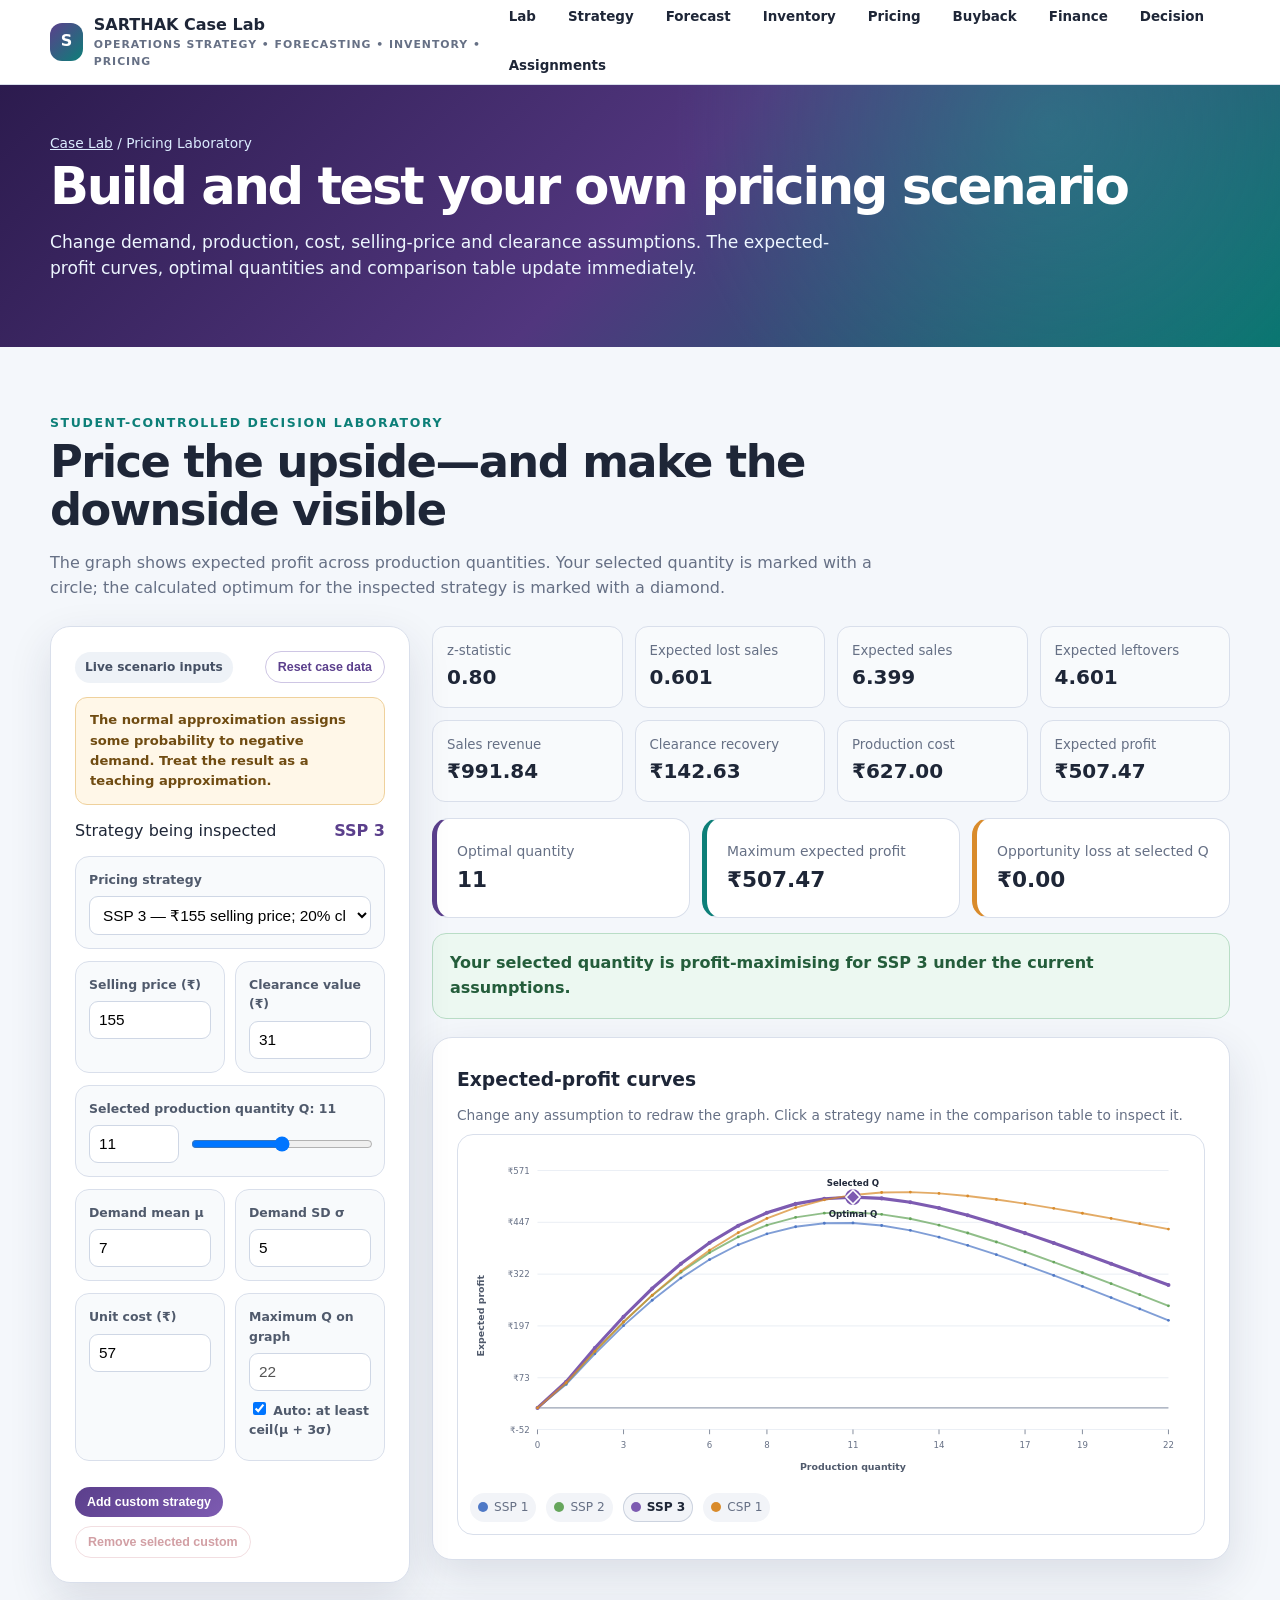
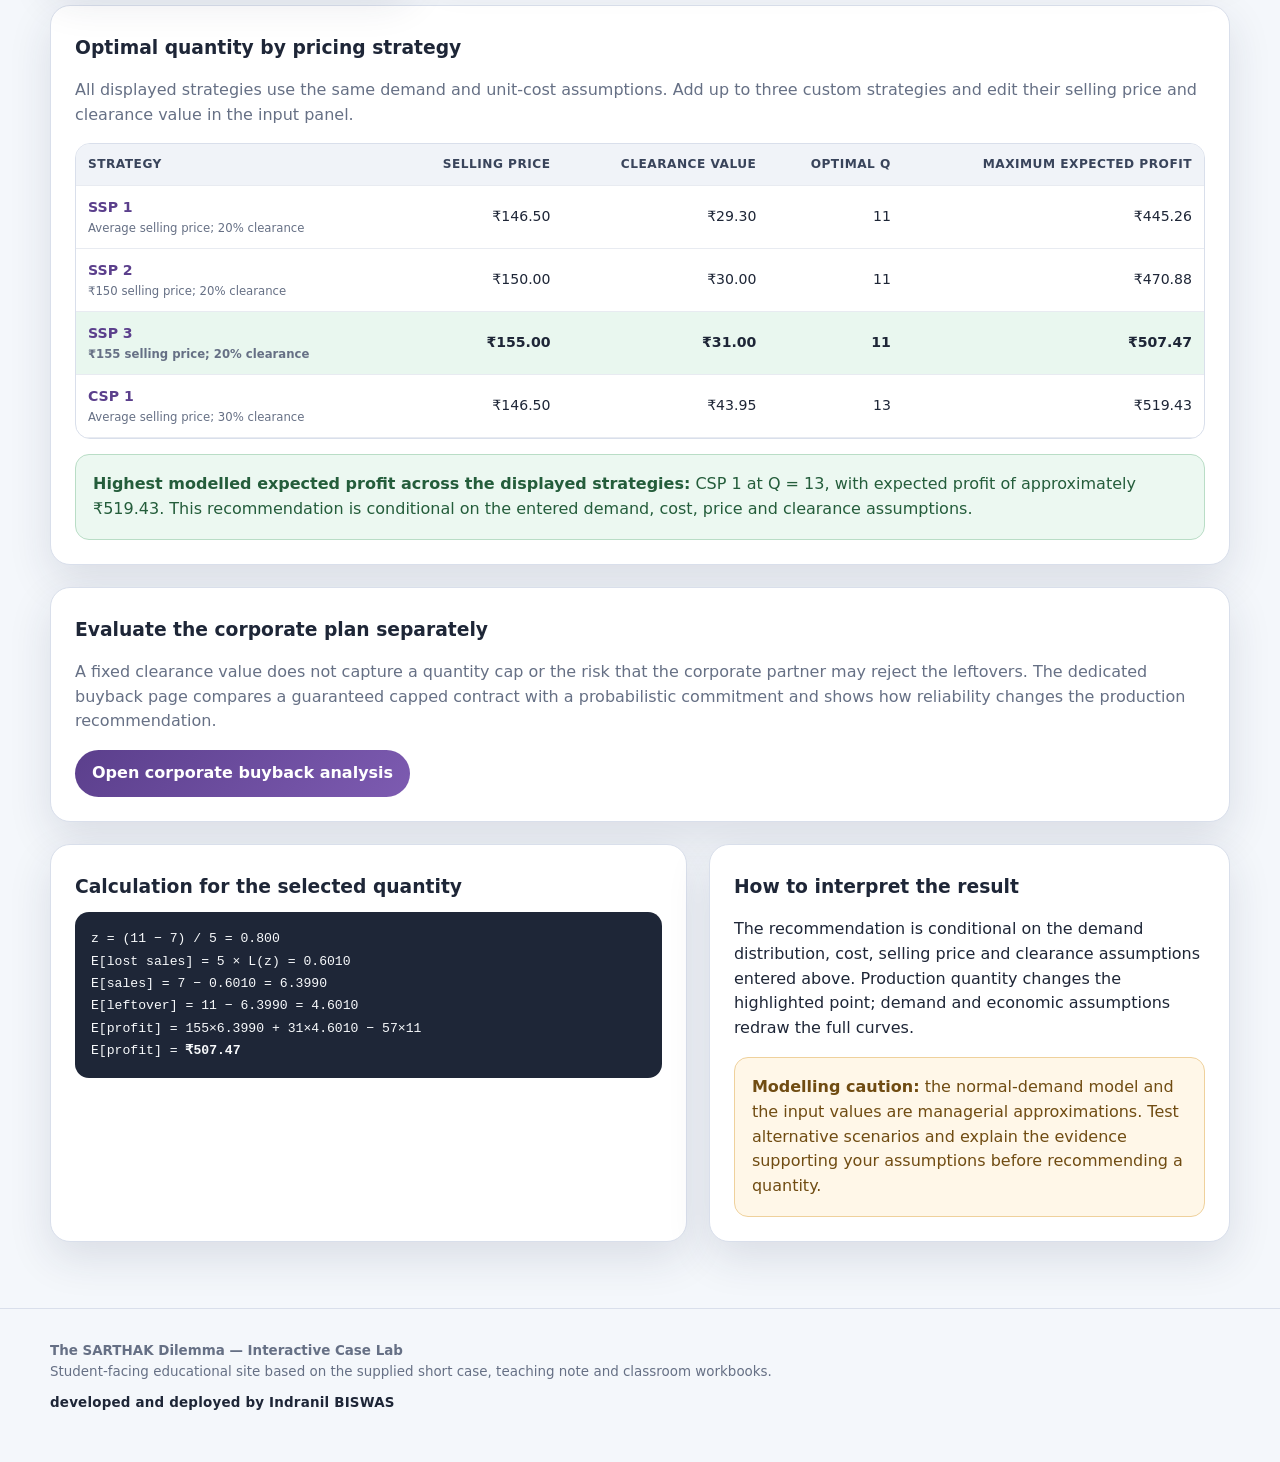
<file: pricing.html>
<!doctype html>
<html lang="en">
<head>
  <meta charset="utf-8">
  <meta name="viewport" content="width=device-width,initial-scale=1">
  <meta name="description" content="Interactive pricing and single-period inventory laboratory for the SARTHAK case">
  <title>Pricing Laboratory | SARTHAK Case Lab</title>
  <link rel="stylesheet" href="assets/styles.css">
  <link rel="stylesheet" href="assets/pricing-lab.css">
</head>
<body>
  <header class="top">
    <div class="container nav">
      <a class="brand" href="index.html"><span class="mark">S</span><span>SARTHAK Case Lab<small>Operations strategy • Forecasting • Inventory • Pricing</small></span></a>
      <nav class="links"><a href="index.html#lab">Lab</a><a href="strategy.html">Strategy</a><a href="forecast.html">Forecast</a><a href="inventory.html">Inventory</a><a href="pricing.html">Pricing</a><a href="buyback.html">Buyback</a><a href="finance.html">Finance</a><a href="decision.html">Decision</a><a href="assignments.html">Assignments</a></nav>
    </div>
  </header>

  <div class="hero small">
    <div class="container">
      <div class="crumb"><a href="index.html#lab">Case Lab</a> / Pricing Laboratory</div>
      <h1>Build and test your own pricing scenario</h1>
      <p>Change demand, production, cost, selling-price and clearance assumptions. The expected-profit curves, optimal quantities and comparison table update immediately.</p>
    </div>
  </div>

  <main>
    <section>
      <div class="container">
        <div class="head">
          <div class="kicker">Student-controlled decision laboratory</div>
          <h2>Price the upside—and make the downside visible</h2>
          <p class="lead">The graph shows expected profit across production quantities. Your selected quantity is marked with a circle; the calculated optimum for the inspected strategy is marked with a diamond.</p>
        </div>

        <div class="pricing-lab-layout">
          <aside class="card pad lab-panel">
            <div class="lab-panel-head">
              <span class="badge">Live scenario inputs</span>
              <button class="btn alt small" id="resetScenario" type="button">Reset case data</button>
            </div>

            <div id="validationMessage" class="lab-alert" hidden></div>

            <div class="selected-strategy-line"><span>Strategy being inspected</span><b id="selectedStrategyName">SSP 3</b></div>
            <div class="control">
              <label for="pStrategy">Pricing strategy</label>
              <select id="pStrategy"></select>
            </div>

            <div class="input-pair">
              <div class="control">
                <label for="pPrice">Selling price (₹)</label>
                <input id="pPrice" type="number" min="0" step="0.01" value="155">
              </div>
              <div class="control">
                <label for="pSalvage">Clearance value (₹)</label>
                <input id="pSalvage" type="number" min="0" step="0.01" value="31">
              </div>
            </div>

            <div class="control">
              <label for="pQ">Selected production quantity Q: <b id="pq">11</b></label>
              <div class="quantity-row">
                <input id="pQ" type="number" min="0" max="200" step="1" value="11">
                <input id="pQRange" type="range" min="0" max="22" step="1" value="11">
              </div>
            </div>

            <div class="input-pair">
              <div class="control">
                <label for="pMu">Demand mean μ</label>
                <input id="pMu" type="number" min="0" step="0.1" value="7">
              </div>
              <div class="control">
                <label for="pSigma">Demand SD σ</label>
                <input id="pSigma" type="number" min="0.01" step="0.1" value="5">
              </div>
            </div>

            <div class="input-pair">
              <div class="control">
                <label for="pCost">Unit cost (₹)</label>
                <input id="pCost" type="number" min="0" step="0.01" value="57">
              </div>
              <div class="control">
                <label for="pMaxQ">Maximum Q on graph</label>
                <input id="pMaxQ" type="number" min="1" max="200" step="1" value="22" disabled>
                <label class="toggle-row" for="autoRange"><input id="autoRange" type="checkbox" checked> Auto: at least ceil(μ + 3σ)</label>
              </div>
            </div>

            <div class="lab-buttons">
              <button class="btn small" id="addStrategy" type="button">Add custom strategy</button>
              <button class="btn danger small" id="removeStrategy" type="button" disabled>Remove selected custom</button>
            </div>
          </aside>

          <div class="lab-results">
            <div class="kpis">
              <div class="kpi"><small>z-statistic</small><b id="pz">—</b></div>
              <div class="kpi"><small>Expected lost sales</small><b id="plost">—</b></div>
              <div class="kpi"><small>Expected sales</small><b id="psales">—</b></div>
              <div class="kpi"><small>Expected leftovers</small><b id="pleft">—</b></div>
            </div>
            <div class="kpis secondary">
              <div class="kpi"><small>Sales revenue</small><b id="prevenue">—</b></div>
              <div class="kpi"><small>Clearance recovery</small><b id="precovery">—</b></div>
              <div class="kpi"><small>Production cost</small><b id="pcost">—</b></div>
              <div class="kpi"><small>Expected profit</small><b id="pprofit">—</b></div>
            </div>

            <div class="result-comparison">
              <div class="metric"><span>Optimal quantity</span><b id="optimalQ">—</b></div>
              <div class="metric"><span>Maximum expected profit</span><b id="optimalProfit">—</b></div>
              <div class="metric"><span>Opportunity loss at selected Q</span><b id="opportunityLoss">—</b></div>
            </div>

            <div id="selectedComparison" class="callout"></div>

            <div class="card pad" style="margin-top:18px">
              <div class="chart-heading">
                <div><h3>Expected-profit curves</h3><p>Change any assumption to redraw the graph. Click a strategy name in the comparison table to inspect it.</p></div>
              </div>
              <div id="profitChart" class="chart"></div>
            </div>
          </div>
        </div>

        <div class="card pad" style="margin-top:22px">
          <h3>Optimal quantity by pricing strategy</h3>
          <p class="lead">All displayed strategies use the same demand and unit-cost assumptions. Add up to three custom strategies and edit their selling price and clearance value in the input panel.</p>
          <div class="tablewrap">
            <table>
              <thead><tr><th>Strategy</th><th class="r">Selling price</th><th class="r">Clearance value</th><th class="r">Optimal Q</th><th class="r">Maximum expected profit</th></tr></thead>
              <tbody id="pricingBody"></tbody>
            </table>
          </div>
          <div id="bestPricing" class="callout"></div>
        </div>

        <div class="card pad" style="margin-top:22px">
          <h3>Evaluate the corporate plan separately</h3>
          <p class="lead">A fixed clearance value does not capture a quantity cap or the risk that the corporate partner may reject the leftovers. The dedicated buyback page compares a guaranteed capped contract with a probabilistic commitment and shows how reliability changes the production recommendation.</p>
          <a class="btn" href="buyback.html">Open corporate buyback analysis</a>
        </div>

        <div class="model-note">
          <div class="card pad">
            <h3>Calculation for the selected quantity</h3>
            <div class="formula explainer" id="pFormula"></div>
          </div>
          <div class="card pad">
            <h3>How to interpret the result</h3>
            <p>The recommendation is conditional on the demand distribution, cost, selling price and clearance assumptions entered above. Production quantity changes the highlighted point; demand and economic assumptions redraw the full curves.</p>
            <div class="callout warn"><b>Modelling caution:</b> the normal-demand model and the input values are managerial approximations. Test alternative scenarios and explain the evidence supporting your assumptions before recommending a quantity.</div>
          </div>
        </div>
      </div>
    </section>
  </main>

  <footer class="footer"><div class="container"><b>The SARTHAK Dilemma — Interactive Case Lab</b><br>Student-facing educational site based on the supplied short case, teaching note and classroom workbooks.</div></footer>
  <script src="assets/pricing-lab.js"></script>
</body>
</html>
</file>
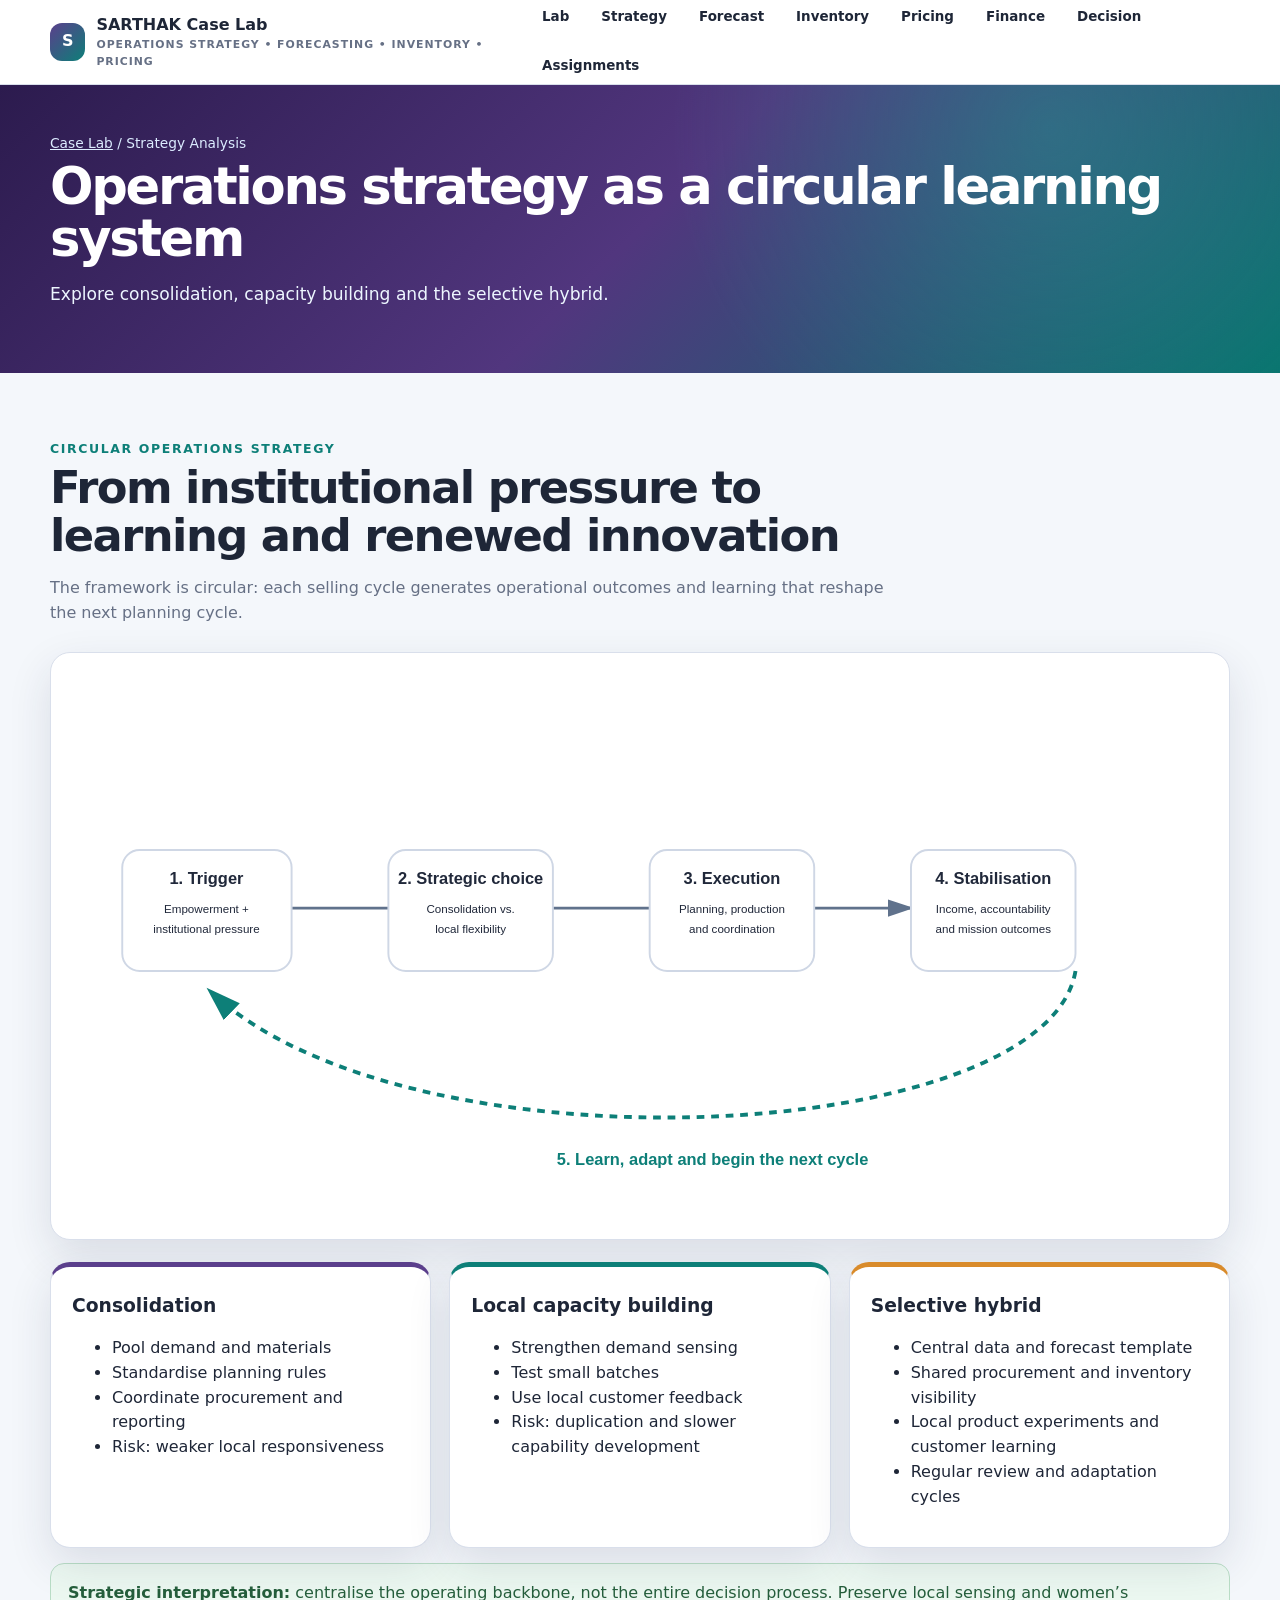
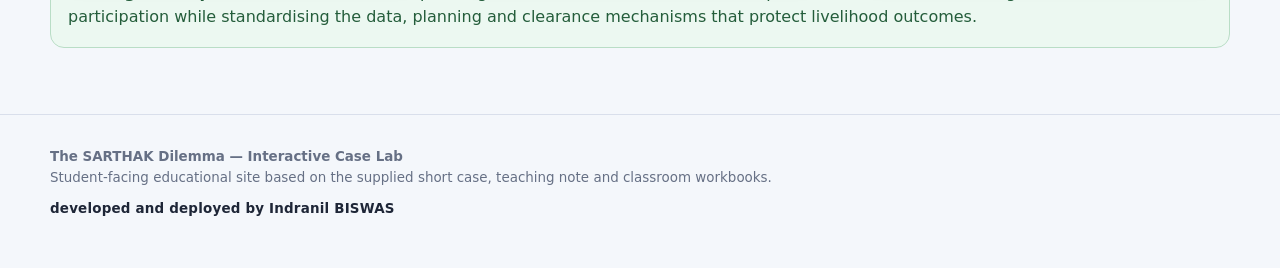
<file: strategy.html>
<!doctype html><html lang="en"><head><meta charset="utf-8"><meta name="viewport" content="width=device-width,initial-scale=1"><title>Strategy Analysis | SARTHAK Case Lab</title><link rel="stylesheet" href="assets/styles.css"></head><body><header class="top"><div class="container nav"><a class="brand" href="index.html"><span class="mark">S</span><span>SARTHAK Case Lab<small>Operations strategy • Forecasting • Inventory • Pricing</small></span></a><nav class="links"><a href="index.html#lab">Lab</a><a href="strategy.html">Strategy</a><a href="forecast.html">Forecast</a><a href="inventory.html">Inventory</a><a href="pricing.html">Pricing</a><a href="finance.html">Finance</a><a href="decision.html">Decision</a><a href="assignments.html">Assignments</a></nav></div></header><div class="hero small"><div class="container"><div class="crumb"><a href="index.html#lab">Case Lab</a> / Strategy Analysis</div><h1>Operations strategy as a circular learning system</h1><p>Explore consolidation, capacity building and the selective hybrid.</p></div></div><main><section><div class="container"><div class="head"><div class="kicker">Circular operations strategy</div><h2>From institutional pressure to learning and renewed innovation</h2><p class="lead">The framework is circular: each selling cycle generates operational outcomes and learning that reshape the next planning cycle.</p></div><div class="card framework"><svg viewBox="0 0 1180 560" role="img" aria-label="Circular strategy framework"><defs><marker id="a" markerWidth="10" markerHeight="10" refX="8" refY="3" orient="auto"><path d="M0,0 L0,6 L9,3 z" fill="#60728c"/></marker><marker id="ag" markerWidth="10" markerHeight="10" refX="8" refY="3" orient="auto"><path d="M0,0 L0,6 L9,3 z" fill="#0d7f78"/></marker></defs><path d="M230 245H330M500 245H600M770 245H870" stroke="#60728c" stroke-width="3" fill="none" marker-end="url(#a)"/><path d="M1040 310C1010 490 350 525 145 330" stroke="#0d7f78" stroke-width="4" fill="none" stroke-dasharray="8 7" marker-end="url(#ag)"/><g fill="#fff" stroke="#cfd7e5" stroke-width="2"><rect x="55" y="185" width="175" height="125" rx="18"/><rect x="330" y="185" width="170" height="125" rx="18"/><rect x="600" y="185" width="170" height="125" rx="18"/><rect x="870" y="185" width="170" height="125" rx="18"/></g><g font-family="Arial" text-anchor="middle" fill="#20283a"><text x="142" y="220" font-size="17" font-weight="700">1. Trigger</text><text x="142" y="250" font-size="12">Empowerment +</text><text x="142" y="271" font-size="12">institutional pressure</text><text x="415" y="220" font-size="17" font-weight="700">2. Strategic choice</text><text x="415" y="250" font-size="12">Consolidation vs.</text><text x="415" y="271" font-size="12">local flexibility</text><text x="685" y="220" font-size="17" font-weight="700">3. Execution</text><text x="685" y="250" font-size="12">Planning, production</text><text x="685" y="271" font-size="12">and coordination</text><text x="955" y="220" font-size="17" font-weight="700">4. Stabilisation</text><text x="955" y="250" font-size="12">Income, accountability</text><text x="955" y="271" font-size="12">and mission outcomes</text><text x="665" y="510" font-size="17" font-weight="700" fill="#0d7f78">5. Learn, adapt and begin the next cycle</text></g></svg></div><div class="grid3" style="margin-top:22px"><article class="card choice"><h3>Consolidation</h3><ul><li>Pool demand and materials</li><li>Standardise planning rules</li><li>Coordinate procurement and reporting</li><li>Risk: weaker local responsiveness</li></ul></article><article class="card choice"><h3>Local capacity building</h3><ul><li>Strengthen demand sensing</li><li>Test small batches</li><li>Use local customer feedback</li><li>Risk: duplication and slower capability development</li></ul></article><article class="card choice"><h3>Selective hybrid</h3><ul><li>Central data and forecast template</li><li>Shared procurement and inventory visibility</li><li>Local product experiments and customer learning</li><li>Regular review and adaptation cycles</li></ul></article></div><div class="callout"><b>Strategic interpretation:</b> centralise the operating backbone, not the entire decision process. Preserve local sensing and women’s participation while standardising the data, planning and clearance mechanisms that protect livelihood outcomes.</div></div></section></main><footer class="footer"><div class="container"><b>The SARTHAK Dilemma — Interactive Case Lab</b><br>Student-facing educational site based on the supplied short case, teaching note and classroom workbooks.</div></footer><script src="assets/app.js"></script></body></html>
</file>
<file: assets/styles.css>
:root{--ink:#1e2637;--muted:#667085;--paper:#fff;--bg:#f4f7fb;--purple:#5b3f8c;--teal:#0d7f78;--amber:#d98b2b;--red:#b84a52;--green:#3f8a62;--line:#d9dfeb;--shadow:0 16px 44px rgba(30,42,70,.12);--radius:20px;--max:1180px}*{box-sizing:border-box}html{scroll-behavior:smooth}body{margin:0;background:var(--bg);color:var(--ink);font-family:Inter,ui-sans-serif,system-ui,-apple-system,BlinkMacSystemFont,"Segoe UI",sans-serif;line-height:1.55}a{text-decoration:none;color:inherit}.container{width:min(var(--max),calc(100% - 32px));margin:auto}.top{position:sticky;top:0;z-index:30;background:rgba(255,255,255,.95);backdrop-filter:blur(12px);border-bottom:1px solid var(--line)}.nav{min-height:68px;display:flex;align-items:center;justify-content:space-between;gap:18px}.brand{display:flex;align-items:center;gap:11px;font-weight:900}.mark{width:38px;height:38px;border-radius:12px;background:linear-gradient(135deg,var(--purple),var(--teal));display:grid;place-items:center;color:white}.brand small{display:block;color:var(--muted);font-size:.68rem;text-transform:uppercase;letter-spacing:.09em}.links{display:flex;gap:14px;flex-wrap:wrap;font-size:.84rem;font-weight:760}.links a{padding:7px 9px;border-radius:9px}.links a:hover,.links a.active{background:#eef1f7;color:var(--purple)}.hero{padding:76px 0 62px;color:white;background:radial-gradient(circle at 82% 15%,rgba(42,166,157,.34),transparent 35%),linear-gradient(135deg,#2c1b4e,#51367e 50%,#08746e)}.hero.small{padding:48px 0}.hero-grid{display:grid;grid-template-columns:1.15fr .85fr;gap:40px;align-items:center}.eyebrow{color:#c8f2ed;text-transform:uppercase;letter-spacing:.15em;font-size:.78rem;font-weight:850}.hero h1{font-size:clamp(2.4rem,5vw,4.8rem);line-height:1.02;letter-spacing:-.045em;margin:.35rem 0 1rem}.hero.small h1{font-size:clamp(2.1rem,4vw,3.6rem)}.hero p{font-size:1.07rem;color:#edf6ff;max-width:780px}.hero-art{background:rgba(255,255,255,.1);border:1px solid rgba(255,255,255,.25);border-radius:25px;padding:20px;box-shadow:0 26px 70px rgba(0,0,0,.22)}.btn{display:inline-block;border:0;border-radius:999px;padding:11px 17px;font-weight:800;background:linear-gradient(135deg,var(--purple),#7d5bb1);color:white;cursor:pointer}.btn.alt{background:white;color:var(--purple);border:1px solid #cec6e4}.btn.ghost{background:rgba(255,255,255,.12);border:1px solid rgba(255,255,255,.35)}.actions{display:flex;gap:12px;flex-wrap:wrap;margin-top:24px}section{padding:66px 0;scroll-margin-top:82px}.head{max-width:850px;margin-bottom:26px}.kicker{font-size:.78rem;text-transform:uppercase;letter-spacing:.13em;font-weight:850;color:var(--teal)}h2{font-size:clamp(1.9rem,3.5vw,3rem);letter-spacing:-.035em;line-height:1.08;margin:.35rem 0 .65rem}h3{margin:.2rem 0 .7rem}.lead{color:var(--muted)}.card{background:var(--paper);border:1px solid var(--line);border-radius:var(--radius);box-shadow:var(--shadow)}.pad{padding:24px}.grid2{display:grid;grid-template-columns:repeat(2,minmax(0,1fr));gap:22px}.grid3{display:grid;grid-template-columns:repeat(3,minmax(0,1fr));gap:18px}.grid4{display:grid;grid-template-columns:repeat(4,minmax(0,1fr));gap:15px}.metric{padding:20px;border-radius:17px;background:white;border:1px solid var(--line);border-left:5px solid var(--teal)}.metric:nth-child(2){border-left-color:var(--red)}.metric:nth-child(3){border-left-color:var(--amber)}.metric:nth-child(4){border-left-color:var(--purple)}.metric b{display:block;font-size:1.8rem}.metric span{color:var(--muted);font-size:.87rem}.quote{padding:20px;border-left:5px solid var(--purple);background:linear-gradient(135deg,#f0ebfb,#edf9f8);border-radius:0 16px 16px 0;font-weight:700}.page-card{padding:22px;border-top:5px solid var(--purple)}.page-card:nth-child(2){border-top-color:var(--teal)}.page-card:nth-child(3){border-top-color:var(--amber)}.page-card:nth-child(4){border-top-color:var(--green)}.page-card:nth-child(5){border-top-color:var(--red)}.page-card p{color:var(--muted)}.page-card .btn{margin-top:8px}.framework{overflow:auto;padding:18px}.framework svg{min-width:940px;width:100%;height:auto}.choice{padding:21px;border-top:5px solid var(--purple)}.choice:nth-child(2){border-top-color:var(--teal)}.choice:nth-child(3){border-top-color:var(--amber)}table{width:100%;border-collapse:collapse;min-width:680px}.tablewrap{overflow:auto;border:1px solid var(--line);border-radius:15px;background:white}th,td{padding:11px 12px;border-bottom:1px solid #e8ebf1;text-align:left;font-size:.88rem}th{background:#f0f3f8;color:#39445b;text-transform:uppercase;letter-spacing:.04em;font-size:.76rem}.r{text-align:right}.controls{display:grid;grid-template-columns:repeat(5,minmax(0,1fr));gap:12px}.control{padding:13px;border:1px solid var(--line);border-radius:14px;background:#f8fafc}.control label{display:block;font-size:.78rem;font-weight:800;color:#505a6c;margin-bottom:7px}.control input,.control select{width:100%;padding:9px;border:1px solid #cfd7e5;border-radius:9px;background:white}.formula{font-family:ui-monospace,SFMono-Regular,Consolas,monospace;background:#1e2637;color:#f8fafc;border-radius:14px;padding:16px;overflow:auto;line-height:1.7}.kpis{display:grid;grid-template-columns:repeat(4,minmax(0,1fr));gap:12px}.kpi{padding:14px;border:1px solid var(--line);border-radius:13px;background:#f8fafc}.kpi small{display:block;color:var(--muted)}.kpi b{font-size:1.25rem}.chart{min-height:310px;padding:12px;border:1px solid var(--line);border-radius:16px;background:white;overflow:auto}.chart svg{width:100%;height:auto;display:block}.legend{display:flex;gap:12px;flex-wrap:wrap;color:var(--muted);font-size:.78rem}.legend i{width:10px;height:10px;border-radius:50%;display:inline-block;margin-right:5px}.best{background:#e9f7ef;font-weight:800}.callout{margin-top:15px;padding:17px;border-radius:14px;background:#ecf8f1;border:1px solid #b9ddc6;color:#245d3b}.callout.warn{background:#fff7e8;border-color:#efd19c;color:#704c12}.assignment{counter-reset:q}.assignment li{list-style:none;position:relative;padding:0 0 18px 48px}.assignment li:before{counter-increment:q;content:counter(q);position:absolute;left:0;top:0;width:32px;height:32px;border-radius:10px;display:grid;place-items:center;color:white;font-weight:900;background:linear-gradient(135deg,var(--purple),var(--teal))}.score-row{display:grid;grid-template-columns:180px 1fr 58px;gap:14px;align-items:center;margin:12px 0}.track{height:12px;border-radius:99px;background:#e7ebf2;overflow:hidden}.fill{height:100%;background:linear-gradient(90deg,var(--purple),var(--teal))}.footer{padding:32px 0 48px;color:var(--muted);font-size:.84rem;border-top:1px solid var(--line)}.crumb{color:#dcecff;font-size:.86rem}.crumb a{text-decoration:underline}.split{display:grid;grid-template-columns:360px 1fr;gap:22px}.sticky{position:sticky;top:88px;height:max-content}.badge{display:inline-block;padding:6px 10px;border-radius:999px;font-size:.76rem;font-weight:800;background:#eef2f7;color:#455064}.timeline{display:grid;grid-template-columns:repeat(6,minmax(150px,1fr));gap:12px;overflow:auto}.timeline article{padding:16px;background:white;border:1px solid var(--line);border-radius:14px}.timeline b{color:var(--purple)}@media(max-width:900px){.hero-grid,.grid2,.split{grid-template-columns:1fr}.grid3{grid-template-columns:1fr}.grid4{grid-template-columns:repeat(2,1fr)}.controls{grid-template-columns:repeat(2,1fr)}.links a{display:none}.sticky{position:static}}@media(max-width:600px){.grid4,.controls,.kpis{grid-template-columns:1fr}.score-row{grid-template-columns:130px 1fr 48px}.hero{padding-top:45px}}.footer .container::after{content:"developed and deployed by Indranil BISWAS";display:block;margin-top:10px;font-weight:800;color:var(--ink);letter-spacing:.015em}
</file>
<file: assets/buyback-lab.css>
.contract-cards{display:grid;grid-template-columns:repeat(2,minmax(0,1fr));gap:20px;margin-bottom:24px}.contract-card{position:relative;overflow:hidden}.contract-card:before{content:"";position:absolute;left:0;top:0;bottom:0;width:6px}.contract-card.capped:before{background:var(--teal)}.contract-card.probabilistic:before{background:var(--purple)}.mini-formula{margin-top:15px;padding:13px;border-radius:12px;background:#f3f5f9;font-family:ui-monospace,SFMono-Regular,Consolas,monospace;font-size:.9rem;overflow:auto}.buyback-layout{display:grid;grid-template-columns:370px minmax(0,1fr);gap:22px;align-items:start}.buyback-panel{position:sticky;top:88px}.panel-head,.chart-heading{display:flex;align-items:flex-start;justify-content:space-between;gap:12px;margin-bottom:14px}.btn.small{padding:8px 12px;font-size:.78rem}.input-pair{display:grid;grid-template-columns:repeat(2,minmax(0,1fr));gap:10px}.quantity-row{display:grid;grid-template-columns:88px 1fr;gap:10px;align-items:center}.toggle-row{display:flex!important;align-items:center;gap:7px;margin-top:8px;font-weight:650!important;text-transform:none!important;letter-spacing:0!important}.toggle-row input{width:auto}.bb-alert{padding:13px 14px;border-radius:12px;margin-bottom:14px;font-size:.85rem}.bb-alert.error{background:#fff0f1;border:1px solid #e9a9ae;color:#7c2730}.bb-alert.warning{background:#fff7e8;border:1px solid #efd19c;color:#704c12}.comparison-grid{display:grid;grid-template-columns:repeat(2,minmax(0,1fr));gap:16px;margin-top:18px}.plan-result{border-top:5px solid var(--teal)}.plan-result.probabilistic{border-top-color:var(--purple)}.result-line{display:flex;justify-content:space-between;gap:16px;padding:9px 0;border-bottom:1px solid #e8ebf1;font-size:.88rem}.result-line span{color:var(--muted)}.result-line b{text-align:right}.chart-card{margin-top:18px}.buyback-chart{min-height:420px}.sensitivity-grid{display:grid;grid-template-columns:repeat(2,minmax(0,1fr));gap:20px;margin-top:22px}.sensitivity-chart{min-height:310px}.comparison-table-card{margin-top:22px}.formula-grid,.contract-checklist{display:grid;grid-template-columns:repeat(2,minmax(0,1fr));gap:20px;margin-top:22px}.strategy-legend{display:flex;gap:14px;flex-wrap:wrap;margin-top:10px;color:var(--muted);font-size:.8rem}.strategy-legend span{display:inline-flex;align-items:center;gap:6px}.strategy-legend i{width:11px;height:11px;border-radius:50%;display:inline-block}.boundary-note{padding:8px 10px;border-radius:10px;background:#fff7e8;color:#704c12;font-size:.78rem;margin-top:8px}.status-good{color:#245d3b}.status-warn{color:#8a4b10}.status-risk{color:#8d2630}@media(max-width:980px){.buyback-layout{grid-template-columns:1fr}.buyback-panel{position:static}.contract-cards,.sensitivity-grid,.formula-grid,.contract-checklist{grid-template-columns:1fr}}@media(max-width:700px){.comparison-grid,.input-pair{grid-template-columns:1fr}.quantity-row{grid-template-columns:1fr}.result-line{align-items:flex-start}.buyback-chart{min-height:350px}}
</file>
<file: assets/buyback-explanation.css>
.prob-explanation{margin-top:22px;border-top:6px solid var(--purple);overflow:hidden}.prob-explanation-head{display:flex;align-items:flex-start;justify-content:space-between;gap:18px;margin-bottom:18px}.prob-explanation-head p{margin:.35rem 0 0;color:var(--muted);max-width:850px}.prob-summary{display:grid;grid-template-columns:repeat(4,minmax(0,1fr));gap:12px;margin:18px 0}.prob-summary .metric{border-left-color:var(--purple);min-height:112px}.prob-summary .metric:nth-child(2){border-left-color:var(--amber)}.prob-summary .metric:nth-child(3){border-left-color:var(--teal)}.prob-summary .metric:nth-child(4){border-left-color:var(--green)}.prob-summary .metric b{font-size:1.45rem}.prob-explanation-grid{display:grid;grid-template-columns:1.15fr .85fr;gap:20px;align-items:start}.prob-narrative{display:grid;gap:14px}.prob-step{padding:16px 18px;border:1px solid var(--line);border-radius:15px;background:#f8fafc}.prob-step h4{margin:0 0 7px;font-size:1rem}.prob-step p{margin:0;color:#4e596d}.prob-step strong{color:var(--ink)}.prob-formula-box{background:#1e2637;color:#f8fafc;border-radius:16px;padding:18px;font-family:ui-monospace,SFMono-Regular,Consolas,monospace;line-height:1.75;overflow:auto}.prob-formula-box .muted{color:#c5cedd}.prob-outcomes{margin-top:14px;display:grid;grid-template-columns:repeat(2,minmax(0,1fr));gap:10px}.prob-outcome{padding:14px;border-radius:13px;border:1px solid var(--line);background:white}.prob-outcome span{display:block;color:var(--muted);font-size:.78rem}.prob-outcome b{display:block;margin-top:4px;font-size:1.2rem}.prob-outcome.accepted{border-top:4px solid var(--teal)}.prob-outcome.rejected{border-top:4px solid var(--red)}.prob-managerial-note{margin-top:15px;padding:16px 18px;border-radius:14px;background:#f0ebfb;border:1px solid #cfc1e9;color:#46316d}.prob-managerial-note p{margin:.35rem 0 0}.prob-managerial-note.risk{background:#fff7e8;border-color:#efd19c;color:#704c12}@media(max-width:980px){.prob-summary{grid-template-columns:repeat(2,minmax(0,1fr))}.prob-explanation-grid{grid-template-columns:1fr}}@media(max-width:620px){.prob-summary,.prob-outcomes{grid-template-columns:1fr}.prob-explanation-head{display:block}}
</file>
<file: assets/pricing-lab.css>
.pricing-lab-layout{display:grid;grid-template-columns:360px minmax(0,1fr);gap:22px;align-items:start}.lab-panel{position:sticky;top:88px}.lab-panel-head{display:flex;align-items:center;justify-content:space-between;gap:10px;margin-bottom:14px}.lab-panel .control{margin-bottom:12px}.lab-panel .control input[type=number],.lab-panel .control select{font-size:.96rem}.input-pair{display:grid;grid-template-columns:1fr 1fr;gap:10px}.quantity-row{display:grid;grid-template-columns:90px 1fr;gap:10px;align-items:center}.quantity-row input[type=range]{padding:0;border:0;background:transparent}.lab-buttons{display:flex;gap:9px;flex-wrap:wrap;margin-top:14px}.btn.small{padding:8px 12px;font-size:.78rem}.btn.danger{background:#fff;color:#9b2c37;border:1px solid #e3b6bc}.btn:disabled{opacity:.45;cursor:not-allowed}.lab-alert{margin-bottom:14px;padding:12px 14px;border-radius:12px;font-size:.82rem;font-weight:650}.lab-alert.error{background:#fff0f1;border:1px solid #efb4ba;color:#8d2630}.lab-alert.warning{background:#fff7e8;border:1px solid #efd19c;color:#704c12}.lab-alert div+div{margin-top:5px}.lab-results .kpis{grid-template-columns:repeat(4,minmax(0,1fr))}.lab-results .kpis.secondary{margin-top:12px}.result-comparison{display:grid;grid-template-columns:repeat(3,minmax(0,1fr));gap:12px;margin-top:16px}.result-comparison .metric{border-left-color:var(--purple)}.result-comparison .metric:nth-child(2){border-left-color:var(--teal)}.result-comparison .metric:nth-child(3){border-left-color:var(--amber)}.result-comparison .metric b{font-size:1.35rem}.chart-heading{display:flex;align-items:flex-start;justify-content:space-between;gap:20px;margin-bottom:8px}.chart-heading p{margin:0;color:var(--muted);font-size:.86rem}.strategy-legend{display:flex;gap:10px;flex-wrap:wrap;margin-top:8px;color:var(--muted);font-size:.76rem}.strategy-legend-item{display:inline-flex;align-items:center;gap:6px;padding:5px 8px;border-radius:999px;background:#f2f4f8}.strategy-legend-item.selected{font-weight:850;color:var(--ink);box-shadow:inset 0 0 0 1px #ccd3df}.strategy-legend-item i{width:10px;height:10px;border-radius:50%}.table-select{border:0;background:transparent;padding:0;color:var(--purple);font:inherit;font-weight:850;cursor:pointer;text-align:left}.table-select:hover{text-decoration:underline}#pricingBody td:first-child small{display:block;color:var(--muted);font-size:.73rem;max-width:300px}.model-note{display:grid;grid-template-columns:1.1fr .9fr;gap:22px;margin-top:22px}.formula.explainer{font-size:.82rem}.toggle-row{display:flex;align-items:center;gap:8px;margin-top:8px;color:var(--muted);font-size:.8rem}.toggle-row input{width:auto}.selected-strategy-line{display:flex;align-items:center;justify-content:space-between;gap:10px;margin-bottom:12px}.selected-strategy-line b{color:var(--purple)}@media(max-width:980px){.pricing-lab-layout{grid-template-columns:1fr}.lab-panel{position:static}.lab-results .kpis{grid-template-columns:repeat(2,minmax(0,1fr))}.model-note{grid-template-columns:1fr}}@media(max-width:620px){.input-pair,.quantity-row,.result-comparison,.lab-results .kpis{grid-template-columns:1fr}.chart-heading{display:block}.lab-panel-head{align-items:flex-start;flex-direction:column}}
</file>
